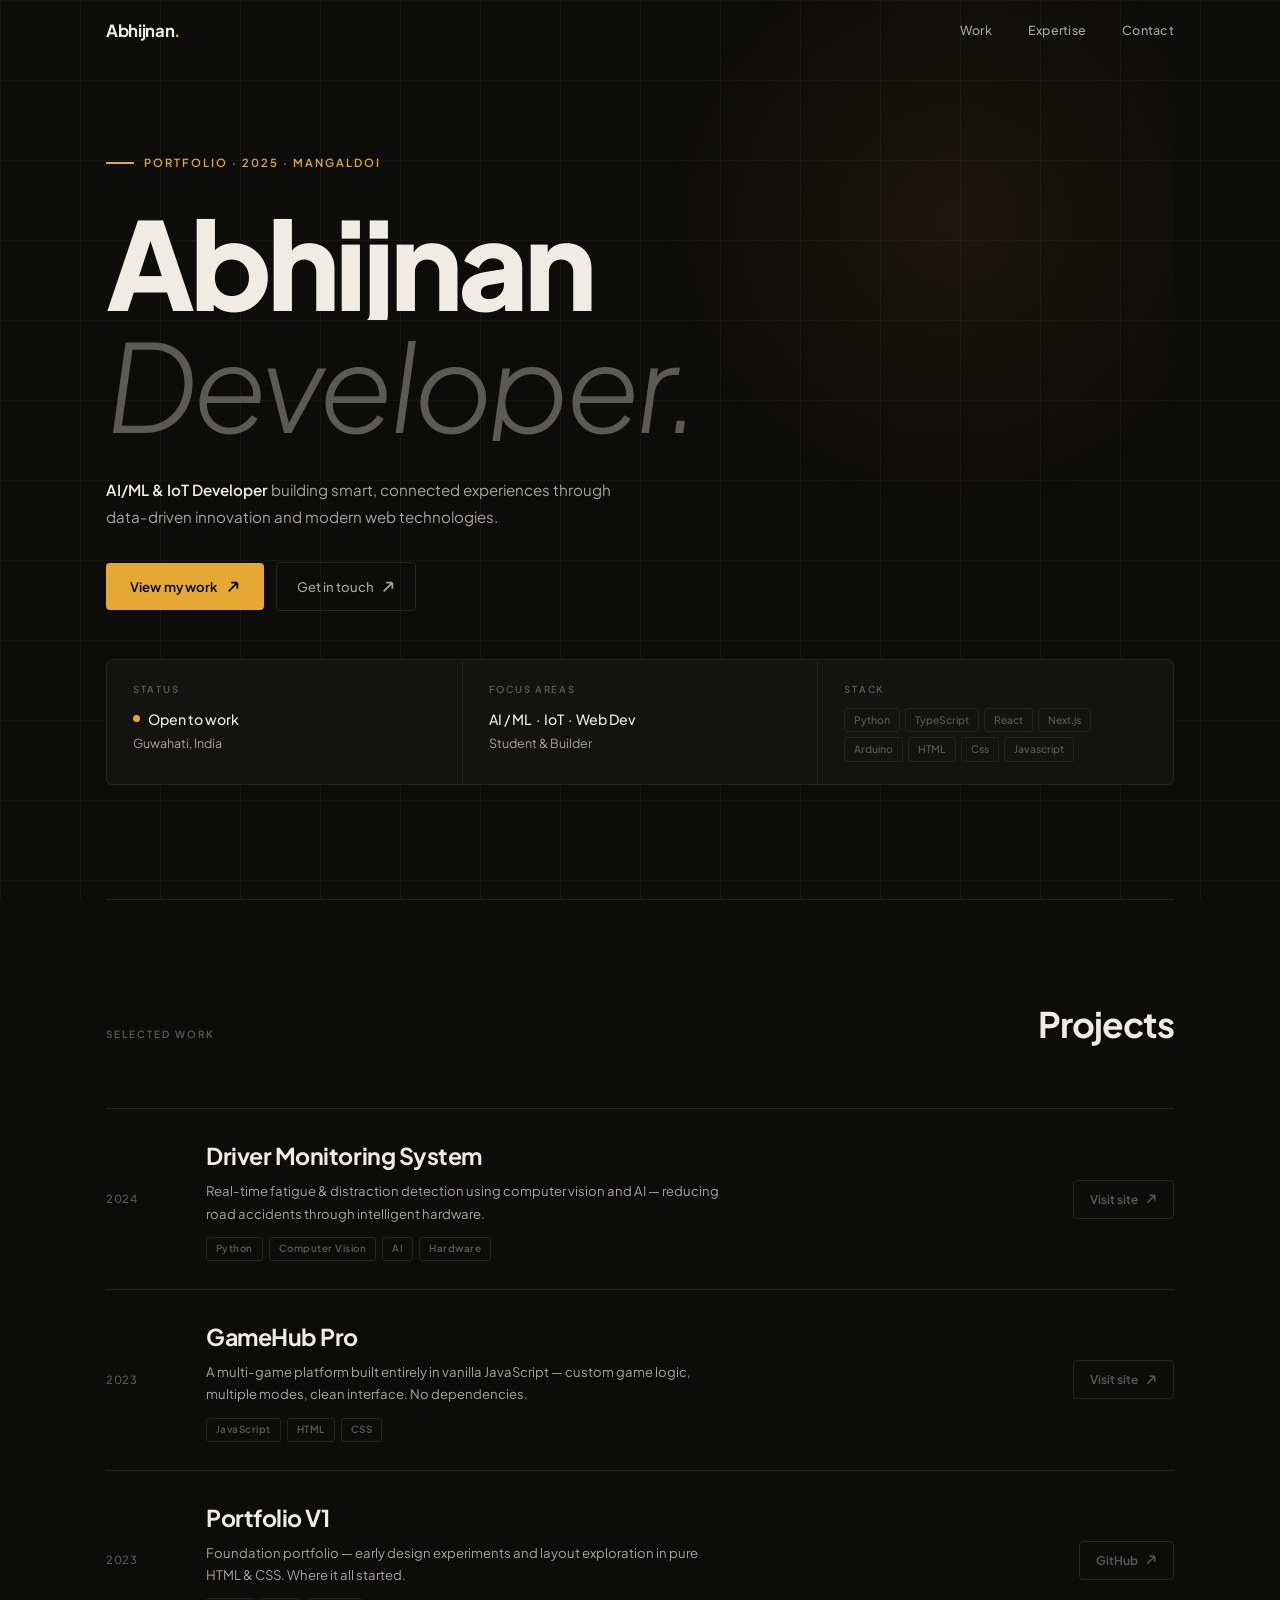
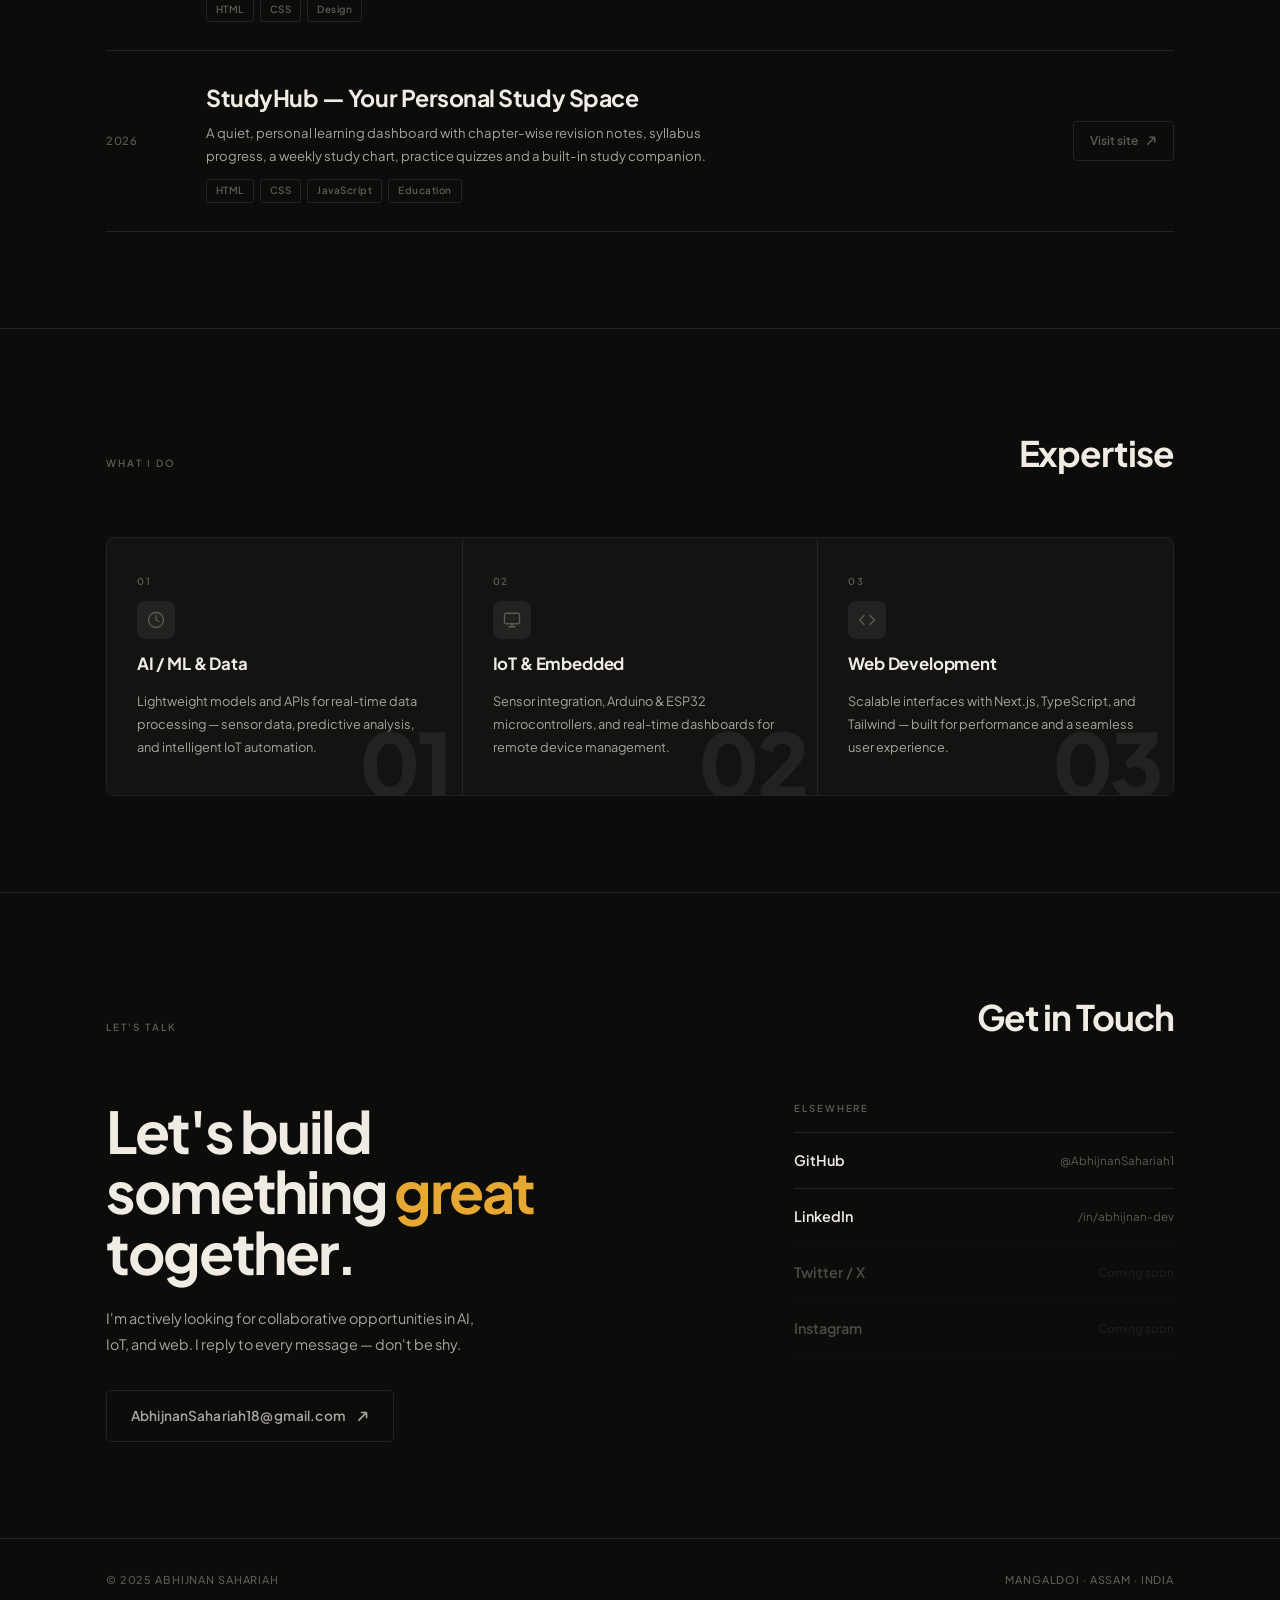
<file: index.html>
<!DOCTYPE html>
<html lang="en">
<head>
  <meta charset="UTF-8">
  <meta name="viewport" content="width=device-width, initial-scale=1.0">
  <meta name="description" content="Abhijnan Sahariah — Student developer. AI, IoT, Web.">
  <title>Abhijnan Sahariah</title>

  <!-- Fonts -->
  <link rel="preconnect" href="https://fonts.googleapis.com">
  <link href="https://fonts.googleapis.com/css2?family=Plus+Jakarta+Sans:ital,wght@0,300;0,400;0,500;0,600;0,700;0,800;1,300;1,400&display=swap" rel="stylesheet">

  <!-- Styles -->
  <link rel="stylesheet" href="portfolio1.css">
</head>
<body>

  <!-- ── LOADER ── -->
  <div id="loader">
    <div class="ld-inner">
      <div class="ld-bar"></div>
      <div class="ld-text"><span>Abhijnan.dev</span></div>
    </div>
  </div>

  <!-- ── MOBILE MENU ── -->
  <div class="mmenu" id="mm">
    <a href="#projects" onclick="closeMob()">Work</a>
    <a href="#expertise" onclick="closeMob()">Expertise</a>
    <a href="#contact" onclick="closeMob()">Contact</a>
    <p class="mmenu-foot">Abhijnan Sahariah · 2025</p>
  </div>

  <!-- ── HEADER ── -->
  <header class="hdr" id="hdr">
    <div class="hdr-i">
      <div class="logo">Abhijnan<em>.</em></div>
      <nav class="hnav">
        <a href="#projects">Work</a>
        <a href="#expertise">Expertise</a>
        <a href="#contact">Contact</a>
      </nav>
      <button class="htoggle" id="ht" aria-label="Toggle menu">
        <span></span>
        <span></span>
        <span></span>
      </button>
    </div>
  </header>

  <!-- ── HERO ── -->
  <div class="c">
    <div class="hero">
      <div class="hero-glow"></div>
      <div class="hero-inner">

        <div class="hero-tag">Portfolio · 2025 · Mangaldoi</div>

        <div class="hero-h">
          <h1>Abhijnan</h1>
        </div>
        <div class="hero-role-wrap">
          <div class="hero-role">Developer.</div>
        </div>

        <p class="hero-desc">
          <strong>AI/ML &amp; IoT Developer</strong> building smart, connected
          experiences through data-driven innovation and modern web technologies.
        </p>

        <div class="hero-ctas">
          <a href="#projects" class="btn-p">
            View my work
            <svg class="arr" viewBox="0 0 16 16" fill="none" stroke="currentColor" stroke-width="2">
              <path d="M3 13L13 3M13 3H6M13 3v7"/>
            </svg>
          </a>
          <a href="#contact" class="btn-s">
            Get in touch
            <svg class="arr" viewBox="0 0 16 16" fill="none" stroke="currentColor" stroke-width="2">
              <path d="M3 13L13 3M13 3H6M13 3v7"/>
            </svg>
          </a>
        </div>

        <div class="hero-bottom">
          <div class="hb-cell">
            <p class="hb-label">Status</p>
            <div class="status-row">
              <span class="sdot"></span>
              <span class="hb-val">Open to work</span>
            </div>
            <div class="hb-val sm">Guwahati, India</div>
          </div>
          <div class="hb-cell">
            <p class="hb-label">Focus Areas</p>
            <div class="hb-val">AI / ML &nbsp;·&nbsp; IoT &nbsp;·&nbsp; Web Dev</div>
            <div class="hb-val sm">Student &amp; Builder</div>
          </div>
          <div class="hb-cell">
            <p class="hb-label">Stack</p>
            <div class="chips">
              <span class="chip">Python</span>
              <span class="chip">TypeScript</span>
              <span class="chip">React</span>
              <span class="chip">Next.js</span>
              <span class="chip">Arduino</span>
              <span class="chip">HTML</span>
              <span class="chip">Css</span>
              <span class="chip">Javascript</span>
            </div>
          </div>
        </div>

      </div>
    </div>
  </div>

  <!-- ── PROJECTS ── -->
  <section id="projects">
    <div class="c">
      <div class="s-top rv">
        <span class="s-eyebrow">Selected work</span>
        <span class="s-title">Projects</span>
      </div>

      <div class="proj-list">

        <a href="https://abhijnansahariah1.github.io/DriverMonitoringSystem/" target="_blank" class="proj-row rv d1">
          <span class="proj-yr">2024</span>
          <div class="proj-mid">
            <div class="proj-name">Driver Monitoring System</div>
            <p class="proj-about">Real-time fatigue &amp; distraction detection using computer vision and AI — reducing road accidents through intelligent hardware.</p>
            <div class="proj-tags">
              <span class="proj-tag">Python</span>
              <span class="proj-tag">Computer Vision</span>
              <span class="proj-tag">AI</span>
              <span class="proj-tag">Hardware</span>
            </div>
          </div>
          <span class="proj-cta">
            Visit site
            <svg viewBox="0 0 16 16" fill="none" stroke="currentColor" stroke-width="2">
              <path d="M3 13L13 3M13 3H6M13 3v7"/>
            </svg>
          </span>
        </a>

        <a href="https://abhijnansahariah1.github.io/Multi-Game/" target="_blank" class="proj-row rv d2">
          <span class="proj-yr">2023</span>
          <div class="proj-mid">
            <div class="proj-name">GameHub Pro</div>
            <p class="proj-about">A multi-game platform built entirely in vanilla JavaScript — custom game logic, multiple modes, clean interface. No dependencies.</p>
            <div class="proj-tags">
              <span class="proj-tag">JavaScript</span>
              <span class="proj-tag">HTML</span>
              <span class="proj-tag">CSS</span>
            </div>
          </div>
          <span class="proj-cta">
            Visit site
            <svg viewBox="0 0 16 16" fill="none" stroke="currentColor" stroke-width="2">
              <path d="M3 13L13 3M13 3H6M13 3v7"/>
            </svg>
          </span>
        </a>

        <a href="https://github.com/AbhijnanSahariah1/portfolio-v1" target="_blank" class="proj-row rv d3">
          <span class="proj-yr">2023</span>
          <div class="proj-mid">
            <div class="proj-name">Portfolio V1</div>
            <p class="proj-about">Foundation portfolio — early design experiments and layout exploration in pure HTML &amp; CSS. Where it all started.</p>
            <div class="proj-tags">
              <span class="proj-tag">HTML</span>
              <span class="proj-tag">CSS</span>
              <span class="proj-tag">Design</span>
            </div>
          </div>
          <span class="proj-cta">
            GitHub
            <svg viewBox="0 0 16 16" fill="none" stroke="currentColor" stroke-width="2">
              <path d="M3 13L13 3M13 3H6M13 3v7"/>
            </svg>
          </span>
        </a>


        <a href="https://abhijnansahariah1.github.io/Abhijnan.Dev/studyhub/" target="_blank" rel="noopener noreferrer" class="proj-row rv d4">
          <span class="proj-yr">2026</span>
          <div class="proj-mid">
            <div class="proj-name">StudyHub — Your Personal Study Space</div>
            <p class="proj-about">A quiet, personal learning dashboard with chapter-wise revision notes, syllabus progress, a weekly study chart, practice quizzes and a built-in study companion.</p>
            <div class="proj-tags">
              <span class="proj-tag">HTML</span>
              <span class="proj-tag">CSS</span>
              <span class="proj-tag">JavaScript</span>
              <span class="proj-tag">Education</span>
            </div>
          </div>
          <span class="proj-cta">
            Visit site
            <svg viewBox="0 0 16 16" fill="none" stroke="currentColor" stroke-width="2">
              <path d="M3 13L13 3M13 3H6M13 3v7"/>
            </svg>
          </span>
        </a>
      </div>
    </div>
  </section>

  <!-- ── EXPERTISE ── -->
  <section id="expertise">
    <div class="c">
      <div class="s-top rv">
        <span class="s-eyebrow">What I do</span>
        <span class="s-title">Expertise</span>
      </div>

      <div class="exp-grid">

        <div class="exp-card rv d1">
          <span class="exp-n">01</span>
          <div class="exp-icon">
            <svg viewBox="0 0 24 24" fill="none" stroke-width="1.8" stroke-linecap="round" stroke-linejoin="round">
              <path d="M12 2a10 10 0 1 0 0 20 10 10 0 0 0 0-20z"/>
              <path d="M12 6v6l4 2"/>
            </svg>
          </div>
          <div class="exp-title">AI / ML &amp; Data</div>
          <p class="exp-body">Lightweight models and APIs for real-time data processing — sensor data, predictive analysis, and intelligent IoT automation.</p>
          <div class="exp-ghost">01</div>
        </div>

        <div class="exp-card rv d2">
          <span class="exp-n">02</span>
          <div class="exp-icon">
            <svg viewBox="0 0 24 24" fill="none" stroke-width="1.8" stroke-linecap="round" stroke-linejoin="round">
              <rect x="2" y="3" width="20" height="14" rx="2"/>
              <path d="M8 21h8M12 17v4"/>
            </svg>
          </div>
          <div class="exp-title">IoT &amp; Embedded</div>
          <p class="exp-body">Sensor integration, Arduino &amp; ESP32 microcontrollers, and real-time dashboards for remote device management.</p>
          <div class="exp-ghost">02</div>
        </div>

        <div class="exp-card rv d3">
          <span class="exp-n">03</span>
          <div class="exp-icon">
            <svg viewBox="0 0 24 24" fill="none" stroke-width="1.8" stroke-linecap="round" stroke-linejoin="round">
              <polyline points="16 18 22 12 16 6"/>
              <polyline points="8 6 2 12 8 18"/>
            </svg>
          </div>
          <div class="exp-title">Web Development</div>
          <p class="exp-body">Scalable interfaces with Next.js, TypeScript, and Tailwind — built for performance and a seamless user experience.</p>
          <div class="exp-ghost">03</div>
        </div>

      </div>
    </div>
  </section>

  <!-- ── CONTACT ── -->
  <section id="contact">
    <div class="c">
      <div class="s-top rv">
        <span class="s-eyebrow">Let's talk</span>
        <span class="s-title">Get in Touch</span>
      </div>

      <div class="ct-grid">
        <div class="rv">
          <h2 class="ct-big">
            Let's build<br>
            something <span>great</span><br>
            together.
          </h2>
          <p class="ct-note">
            I'm actively looking for collaborative opportunities in AI, IoT, and web.
            I reply to every message — don't be shy.
          </p>
          <a href="mailto:AbhijnanSahariah18@gmail.com" class="email-cta">
            AbhijnanSahariah18@gmail.com
            <svg viewBox="0 0 16 16" fill="none" stroke="currentColor" stroke-width="2">
              <path d="M3 13L13 3M13 3H6M13 3v7"/>
            </svg>
          </a>
        </div>

        <div class="rv d2">
          <p class="el-head">Elsewhere</p>
          <div class="el-list">
            <a href="https://github.com/AbhijnanSahariah1" target="_blank" class="el-item">
              <span class="el-name">GitHub</span>
              <span class="el-handle">@AbhijnanSahariah1</span>
            </a>
            <a href="https://linkedin.com/in/abhijnan-dev" target="_blank" class="el-item">
              <span class="el-name">LinkedIn</span>
              <span class="el-handle">/in/abhijnan-dev</span>
            </a>
            <div class="el-item" style="opacity: 0.28; cursor: default;">
              <span class="el-name">Twitter / X</span>
              <span class="el-handle">Coming soon</span>
            </div>
            <div class="el-item" style="opacity: 0.28; cursor: default;">
              <span class="el-name">Instagram</span>
              <span class="el-handle">Coming soon</span>
            </div>
          </div>
        </div>
      </div>

    </div>
  </section>

  <!-- ── FOOTER ── -->
  <footer>
    <div class="ft">
      <p>© 2025 Abhijnan Sahariah</p>
      <p>Mangaldoi · Assam · India</p>
    </div>
  </footer>

  <!-- Scripts -->
  <script src="portfolio1.js"></script>

</body>
</html>
</file>
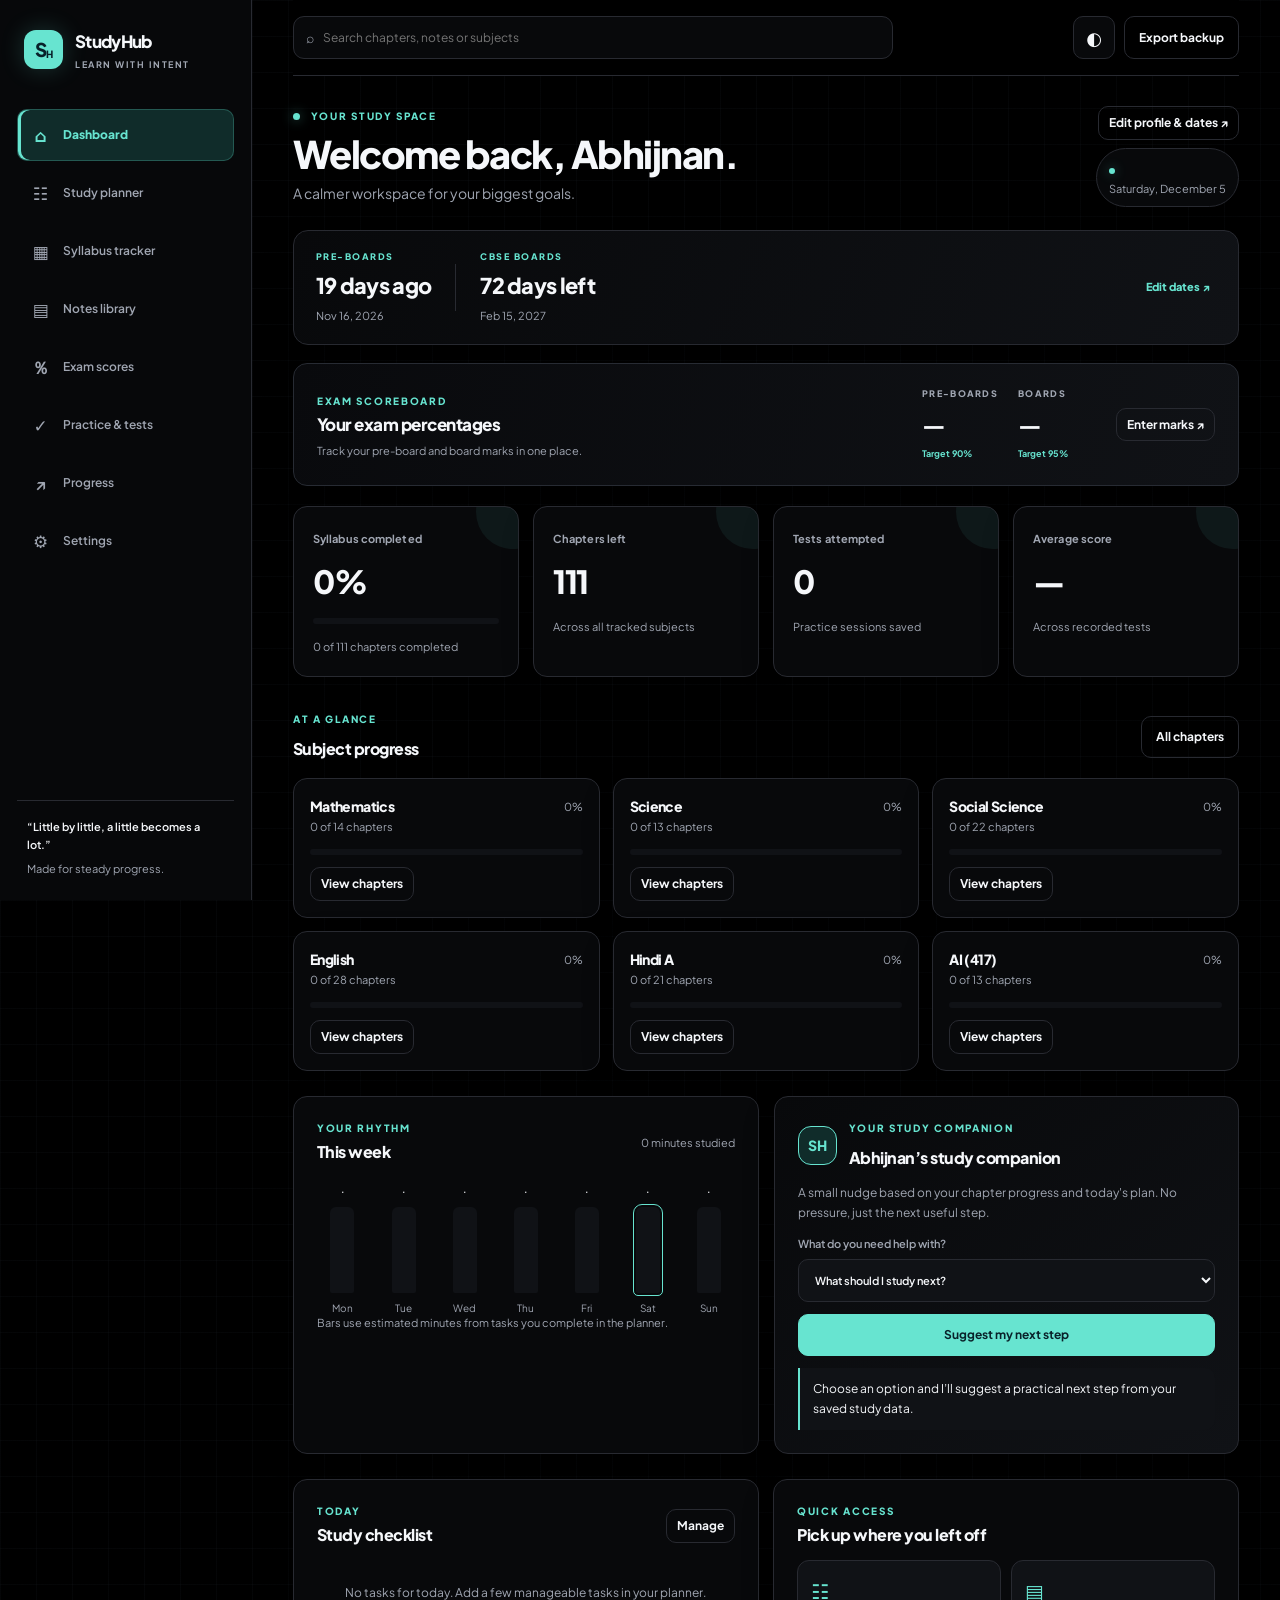
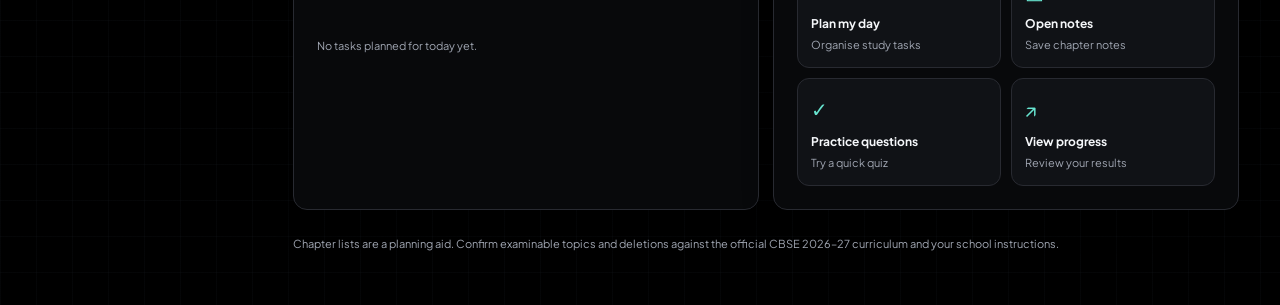
<file: studyhub/index.html>
<!doctype html>
<html lang="en">
<head>
  <meta charset="utf-8">
  <meta name="viewport" content="width=device-width, initial-scale=1, viewport-fit=cover">
  <meta name="description" content="A personal CBSE Class 10 study planner, syllabus tracker, notes library and practice log.">
  <meta name="theme-color" content="#000000">
  <title>StudyHub — Class 10</title>
  <link rel="preconnect" href="https://fonts.googleapis.com">
  <link rel="preconnect" href="https://fonts.gstatic.com" crossorigin>
  <link href="https://fonts.googleapis.com/css2?family=Plus+Jakarta+Sans:wght@400;500;600;700;800&display=swap" rel="stylesheet">
  <link rel="stylesheet" href="style.css?v=20261028c">
</head>
<body>
  <div class="sidebar-scrim" id="sidebarScrim" aria-hidden="true"></div>
  <aside class="sidebar" id="sidebar" aria-label="StudyHub navigation">
    <a class="brand" href="#" data-page="dashboard"><span class="brand-mark">S<span>H</span></span><span>StudyHub<small>LEARN WITH INTENT</small></span></a>
    <nav class="nav" aria-label="Main navigation">
      <button class="nav-link active" data-page="dashboard"><span>⌂</span> Dashboard</button>
      <button class="nav-link" data-page="planner"><span>☷</span> Study planner</button>
      <button class="nav-link" data-page="syllabus"><span>▦</span> Syllabus tracker</button>
      <button class="nav-link" data-page="notes"><span>▤</span> Notes library</button>
      <button class="nav-link" data-page="exam-scores"><span>％</span> Exam scores</button>
      <button class="nav-link" data-page="practice"><span>✓</span> Practice & tests</button>
      <button class="nav-link" data-page="progress"><span>↗</span> Progress</button>
      <button class="nav-link" data-page="settings"><span>⚙</span> Settings</button>
    </nav>
    <div class="sidebar-bottom">
      <p>“Little by little, a little becomes a lot.”</p>
      <span>Made for steady progress.</span>
    </div>
  </aside>

  <main class="main">
    <header class="topbar">
      <button class="mobile-menu" id="mobileMenu" aria-label="Open navigation" aria-controls="sidebar" aria-expanded="false">☰</button>
      <label class="search-wrap"><span>⌕</span><input id="globalSearch" type="search" placeholder="Search chapters, notes or subjects"></label>
      <div class="top-actions">
        <button class="icon-button" id="themeToggle" title="Switch theme" aria-label="Switch theme">◐</button>
        <button class="button button-outline export-button" id="exportData"><span class="export-full">Export backup</span><span class="export-short">Export</span></button>
      </div>
    </header>

    <section class="page active" id="page-dashboard">
      <div class="welcome-row">
        <div><p class="eyebrow"><span class="eyebrow-dot"></span> YOUR STUDY SPACE</p><h1 id="greeting">Welcome back, Student.</h1><p class="muted">A calmer workspace for your biggest goals.</p></div>
        <div class="welcome-actions"><button class="button button-outline button-small" data-open="settings">Edit profile & dates ↗</button><div class="date-pill"><span class="date-live-dot"></span><div class="date-label" id="todayLabel"></div></div></div>
      </div>
      <div class="exam-strip">
        <div><span class="exam-label">PRE-BOARDS</span><strong id="preboardCountdown">Set a date</strong><small id="preboardDateLabel">Add your exam date in settings</small></div>
        <div class="exam-divider"></div>
        <div><span class="exam-label">CBSE BOARDS</span><strong id="boardCountdown">Set a date</strong><small id="boardDateLabel">15 February 2027</small></div>
        <button class="text-button" data-open="settings">Edit dates ↗</button>
      </div>
      <section class="panel exam-score-summary">
        <div class="exam-score-summary-copy"><p class="eyebrow">EXAM SCOREBOARD</p><h2>Your exam percentages</h2><p class="muted small-text">Track your pre-board and board marks in one place.</p></div>
        <div class="exam-score-summary-metrics"><div><span>PRE-BOARDS</span><strong id="preboardOverallPercent">—</strong><small id="preboardTargetLabel">Target 90%</small></div><div><span>BOARDS</span><strong id="boardOverallPercent">—</strong><small id="boardTargetLabel">Target 95%</small></div></div>
        <button class="button button-outline button-small" data-open="exam-scores">Enter marks ↗</button>
      </section>
      <div class="stats-grid">
        <article class="stat-card"><span class="stat-title">Syllabus completed</span><div class="stat-number" id="overallPercent">0%</div><div class="progress"><span id="overallProgressBar"></span></div><small id="chapterCountText">0 of 0 chapters completed</small></article>
        <article class="stat-card"><span class="stat-title">Chapters left</span><div class="stat-number" id="remainingCount">0</div><small>Across all tracked subjects</small></article>
        <article class="stat-card"><span class="stat-title">Tests attempted</span><div class="stat-number" id="testsAttempted">0</div><small>Practice sessions saved</small></article>
        <article class="stat-card"><span class="stat-title">Average score</span><div class="stat-number" id="averageScore">—</div><small>Across recorded tests</small></article>
      </div>

      <div class="section-heading"><div><p class="eyebrow">AT A GLANCE</p><h2>Subject progress</h2></div><button class="button button-outline" data-open="syllabus">All chapters</button></div>
      <div class="subject-grid" id="subjectOverview"></div>

      <div class="personal-study-row">
        <section class="panel week-panel">
          <div class="section-heading compact"><div><p class="eyebrow">YOUR RHYTHM</p><h2>This week</h2></div><span class="muted small-text" id="weekTotal">0 minutes studied</span></div>
          <div class="week-bars" id="weekBars" aria-label="Weekly completed study time"></div>
          <p class="muted small-text">Bars use estimated minutes from tasks you complete in the planner.</p>
        </section>
        <section class="panel assistant-panel">
          <div class="assistant-top"><span class="assistant-stamp">SH</span><div><p class="eyebrow">YOUR STUDY COMPANION</p><h2 id="assistantHeading">A little help for today</h2></div></div>
          <p class="muted assistant-intro">A small nudge based on your chapter progress and today's plan. No pressure, just the next useful step.</p>
          <label class="form-label assistant-label">What do you need help with?
            <select id="assistantIntent">
              <option value="next">What should I study next?</option>
              <option value="revise">Help me plan revision</option>
              <option value="weak">Find chapters I have not finished</option>
              <option value="motivate">I feel behind. Help me start.</option>
            </select>
          </label>
          <button class="button button-primary" id="askCompanion">Suggest my next step</button>
          <div id="assistantReply" class="assistant-reply" aria-live="polite">Choose an option and I’ll suggest a practical next step from your saved study data.</div>
        </section>
      </div>
      <div class="dashboard-bottom">
        <section class="panel">
          <div class="section-heading compact"><div><p class="eyebrow">TODAY</p><h2>Study checklist</h2></div><button class="button button-small" data-open="planner">Manage</button></div>
          <div id="dashboardTasks" class="task-list"></div>
          <p class="muted small-text" id="taskProgressText">Add a task to get started.</p>
        </section>
        <section class="panel">
          <div class="section-heading compact"><div><p class="eyebrow">QUICK ACCESS</p><h2>Pick up where you left off</h2></div></div>
          <div class="quick-links">
            <button data-open="planner"><span>☷</span><b>Plan my day</b><small>Organise study tasks</small></button>
            <button data-open="notes"><span>▤</span><b>Open notes</b><small>Save chapter notes</small></button>
            <button data-open="practice"><span>✓</span><b>Practice questions</b><small>Try a quick quiz</small></button>
            <button data-open="progress"><span>↗</span><b>View progress</b><small>Review your results</small></button>
          </div>
        </section>
      </div>
      <p class="disclaimer">Chapter lists are a planning aid. Confirm examinable topics and deletions against the official CBSE 2026–27 curriculum and your school instructions.</p>
    </section>

    <section class="page" id="page-planner">
      <div class="page-heading"><p class="eyebrow">MAKE TIME FOR WHAT MATTERS</p><h1>Study planner</h1><p class="muted">Add tasks, tick them off, and build a realistic daily routine.</p></div>
      <section class="panel">
        <h2 class="panel-title">Add a study task</h2>
        <form id="taskForm" class="form-grid">
          <label class="wide-field">Task name<input id="taskName" required maxlength="140" placeholder="e.g. Revise Carbon and its Compounds"></label>
          <label>Subject<select id="taskSubject"></select></label>
          <label>Study date<input id="taskDate" type="date" required></label>
          <label>Estimated time<select id="taskDuration"><option value="20">20 minutes</option><option value="30">30 minutes</option><option value="45" selected>45 minutes</option><option value="60">1 hour</option><option value="90">1.5 hours</option><option value="120">2 hours</option></select></label>
          <div class="form-actions"><button class="button button-primary" type="submit">Add task</button><button class="button button-outline" type="button" id="suggestTasks">Suggest unfinished chapters</button></div>
        </form>
      </section>
      <section class="panel section-gap"><div class="section-heading compact"><div><h2>Your tasks</h2><p class="muted small-text">Tasks are stored in this browser.</p></div><select id="taskFilter" class="select-small"><option value="all">All tasks</option><option value="today">Today</option><option value="open">Not completed</option><option value="done">Completed</option></select></div><div id="plannerTasks" class="task-list"></div></section>
    </section>

    <section class="page" id="page-syllabus">
      <div class="page-heading"><p class="eyebrow">ONE CHAPTER AT A TIME</p><h1>Syllabus tracker</h1><p class="muted">Mark chapters as completed to update your overall progress.</p></div>
      <div class="filter-row"><label class="search-wrap"><span>⌕</span><input id="chapterSearch" type="search" placeholder="Find a chapter"></label><select id="subjectFilter"></select><select id="statusFilter"><option value="all">All statuses</option><option value="todo">To do</option><option value="done">Completed</option></select></div>
      <div class="panel"><div class="section-heading compact"><div><h2 id="syllabusHeading">All subjects</h2><p class="muted small-text" id="syllabusCount"></p></div><button class="button button-outline button-small" id="markVisible">Mark visible complete</button></div><div id="chapterList" class="chapter-list"></div></div>
    </section>

    <section class="page" id="page-notes">
      <div class="page-heading"><p class="eyebrow">YOUR PERSONAL REFERENCE</p><h1>Notes library</h1><p class="muted">Keep summaries, formulas, definitions and mistakes in one place.</p></div>

      <section class="panel prepared-notes-panel">
        <div class="prepared-note-heading">
          <div><p class="eyebrow">THE REVISION DESK</p><h2>Chapter notes, ready when you are</h2><p class="muted">Original chapter summaries, key ideas, visual revision diagrams and practice prompts, with links to official textbooks for complete reading.</p></div>
          <span class="note-library-mark">Study<br>notes</span>
        </div>
        <div class="guide-controls">
          <label class="form-label">Find a chapter<input id="noteSearch" type="search" placeholder="Search all notes by chapter or subject"></label>
          <label class="form-label">Subject<select id="guideSubject"></select></label>
          <label class="form-label">Chapter<select id="guideChapter"></select></label>
        </div>
        <div id="noteChapterResults" class="note-chapter-results" aria-live="polite"></div>
        <article id="guideContent" class="guide-content"><p class="muted">Choose a subject and chapter to read the notes.</p></article>
        <div class="guide-actions">
          <button class="button button-primary" id="copyGuideToEditor">Copy to my notes editor</button>
          <button class="button button-outline" id="downloadGuideNote">Download notes (.txt)</button>
          <button class="button button-outline" id="scheduleGuideRevision">Add revision task</button>
        </div>
        <p class="guide-disclaimer">These are original revision aids with schematic diagrams, not copied textbook pages. Confirm examinable topics using the official CBSE curriculum and your school’s instructions. <a href="https://cbseacademic.nic.in/curriculum_2027.html" target="_blank" rel="noopener">CBSE curriculum ↗</a> · <a href="https://epathshala.nic.in/wp-content/doc/book/btextbook/textbook.htm" target="_blank" rel="noopener">Official NCERT textbooks ↗</a></p>
      </section>
      <div class="notes-layout">
        <section class="panel">
          <label class="form-label">Subject<select id="notesSubject"></select></label>
          <label class="form-label">Chapter<select id="notesChapter"></select></label>
          <label class="form-label">Your notes<textarea id="notesEditor" rows="14" placeholder="Write your notes here. Changes are saved when you press Save notes."></textarea></label>
          <div class="form-actions"><button class="button button-primary" id="saveNotes">Save notes</button><button class="button button-outline" id="insertNotesTemplate">Insert revision template</button></div>
          <p class="small-text muted" id="notesStatus">Notes are saved locally in your browser.</p>
        </section>
        <aside class="panel note-guide"><h2>Simple revision template</h2><ol><li><b>Main idea</b><br><span class="muted">Explain the concept in your own words.</span></li><li><b>Key facts and formulas</b><br><span class="muted">Keep essentials easy to scan.</span></li><li><b>Examples and diagrams</b><br><span class="muted">Add one useful example.</span></li><li><b>Mistakes to avoid</b><br><span class="muted">Record errors from practice.</span></li><li><b>Revise again</b><br><span class="muted">Write the next revision date.</span></li></ol></aside>
      </div>
    </section>

    <section class="page" id="page-exam-scores">
      <div class="page-heading"><p class="eyebrow">YOUR TARGETS, YOUR PROGRESS</p><h1>Exam score tracker</h1><p class="muted">Enter marks for each subject to calculate your pre-board and board percentages. You can leave a subject blank until you have its result.</p></div>
      <div class="exam-scores-grid">
        <section class="panel exam-score-card"><div class="exam-score-title"><span class="exam-score-mark">01</span><div><h2>Pre-board results</h2><p class="muted small-text">Enter obtained marks and maximum marks for each subject.</p></div></div><div class="exam-total-result"><span>Current percentage</span><strong id="preboardScorePercent">—</strong><small id="preboardScoreSummary">No subject marks entered yet.</small></div><form id="preboardScoreForm" data-exam-form="preboard"><label class="target-percent-field">Target percentage goal<input type="number" min="0" max="100" step="0.5" required inputmode="decimal" data-score-target="preboard" value="90"><small id="preboardScoreTargetHint">Target goal: 90%</small></label><div id="preboardScoreFields" class="score-subject-list"></div><button class="button button-primary" type="submit">Save pre-board marks</button></form></section>
        <section class="panel exam-score-card"><div class="exam-score-title"><span class="exam-score-mark">02</span><div><h2>Board results / target</h2><p class="muted small-text">Record actual board marks or use this section to model target marks.</p></div></div><div class="exam-total-result"><span>Current percentage</span><strong id="boardScorePercent">—</strong><small id="boardScoreSummary">No subject marks entered yet.</small></div><form id="boardScoreForm" data-exam-form="board"><label class="target-percent-field">Target percentage goal<input type="number" min="0" max="100" step="0.5" required inputmode="decimal" data-score-target="board" value="95"><small id="boardScoreTargetHint">Target goal: 95%</small></label><div id="boardScoreFields" class="score-subject-list"></div><button class="button button-primary" type="submit">Save board marks</button></form></section>
      </div>
      <p class="muted small-text exam-score-note">Percentage is calculated from the subjects you have entered: total marks obtained ÷ total maximum marks × 100. This is a tracking estimate, not an official CBSE result or best-of-five calculation.</p>
    </section>

    <section class="page" id="page-practice">
      <div class="page-heading"><p class="eyebrow">PRACTICE MAKES PROGRESS</p><h1>Practice & tests</h1><p class="muted">Use the starter quizzes for quick revision, or record a score from a test you completed offline.</p></div>
      <div class="quiz-options">
        <article class="panel"><span class="option-icon">01</span><h2>Daily practice</h2><p class="muted">A short mixed set for a daily check-in.</p><button class="button button-primary" data-quiz="daily">Start practice</button></article>
        <article class="panel"><span class="option-icon">02</span><h2>Maths & Science</h2><p class="muted">Starter questions from core concepts.</p><button class="button button-primary" data-quiz="stem">Start practice</button></article>
        <article class="panel"><span class="option-icon">03</span><h2>AI & English</h2><p class="muted">Check basic concepts and terminology.</p><button class="button button-primary" data-quiz="aiEnglish">Start practice</button></article>
      </div>
      <section class="panel section-gap"><div class="section-heading compact"><div><h2 id="quizTitle">Your quiz</h2><p class="muted small-text" id="quizSubtitle">Choose a practice set above.</p></div></div><div id="quizArea" class="muted">Questions and feedback will appear here.</div></section>
      <section class="panel section-gap"><h2>Record an external test</h2><form id="recordTestForm" class="form-grid"><label>Test name<input id="recordName" required placeholder="e.g. School Science test"></label><label>Test date<input id="recordDate" type="date" required></label><label>Marks obtained<input id="recordScore" type="number" min="0" step="0.5" required></label><label>Total marks<input id="recordTotal" type="number" min="1" step="0.5" value="80" required></label><div class="form-actions"><button class="button button-primary" type="submit">Save test result</button></div></form></section>
    </section>

    <section class="page" id="page-progress">
      <div class="page-heading"><p class="eyebrow">LOOK BACK TO MOVE FORWARD</p><h1>Progress report</h1><p class="muted">Review chapter completion and recorded test performance.</p></div>
      <div class="stats-grid three-stats"><article class="stat-card"><span class="stat-title">Tests recorded</span><div class="stat-number" id="progressTestCount">0</div></article><article class="stat-card"><span class="stat-title">Average percentage</span><div class="stat-number" id="progressAverage">—</div></article><article class="stat-card"><span class="stat-title">Best result</span><div class="stat-number" id="progressBest">—</div></article></div>
      <section class="panel section-gap"><h2>Subject completion</h2><div id="subjectProgressRows"></div></section>
      <section class="panel section-gap"><div class="section-heading compact"><h2>Test history</h2><button class="button button-outline button-small" id="clearTestHistory">Clear history</button></div><div id="testHistory"></div></section>
    </section>

    <section class="page" id="page-settings">
      <div class="page-heading"><p class="eyebrow">MAKE STUDYHUB YOURS</p><h1>Settings</h1><p class="muted">Set your exam dates and choose how the site looks.</p></div>
      <section class="panel settings-panel">
        <form id="settingsForm">
          <label class="form-label">Your name<input id="studentName" type="text" maxlength="40" autocomplete="name" placeholder="Enter your name"></label>
          <label class="form-label">Pre-Board date<input id="preboardDate" type="date"></label>
          <label class="form-label">CBSE Board exam target date<input id="boardDate" type="date"></label>
          <label class="form-label">Daily study target<select id="dailyTarget"><option value="2">2 hours</option><option value="3">3 hours</option><option value="4">4 hours</option><option value="5">5 hours</option><option value="6">6 hours</option><option value="7">7 hours</option></select></label>
          <label class="form-label">Your study companion<select id="assistantStyle"><option value="gentle">Gentle and encouraging</option><option value="direct">Short and direct</option></select></label>
          <label class="form-label">Appearance<select id="themeSelect"><option value="dark">Pure black</option><option value="midnight">Soft charcoal</option></select></label>
          <div class="form-actions"><button class="button button-primary" type="submit">Save settings</button><button class="button button-outline" type="button" id="resetChapters">Reset chapter checkmarks</button></div>
        </form>
        <div class="info-box"><b>About your data</b><p>Your notes, tasks and progress stay in this browser on this device. Use Export backup before clearing browser data. Cloud sync and AI-generated notes are not included in this local version.</p></div>
        <p class="muted small-text">Check the <a href="https://cbseacademic.nic.in/curriculum_2027.html" target="_blank" rel="noopener">official CBSE 2026–27 curriculum</a> and your school's instructions for the final examinable syllabus.</p>
      </section>
    </section>
  </main>
  <div id="toast" class="toast" role="status" aria-live="polite"></div>
  <script src="notes-data.js?v=20261028c"></script>
  <script src="app.js?v=20261028c"></script>
</body>
</html>
</file>
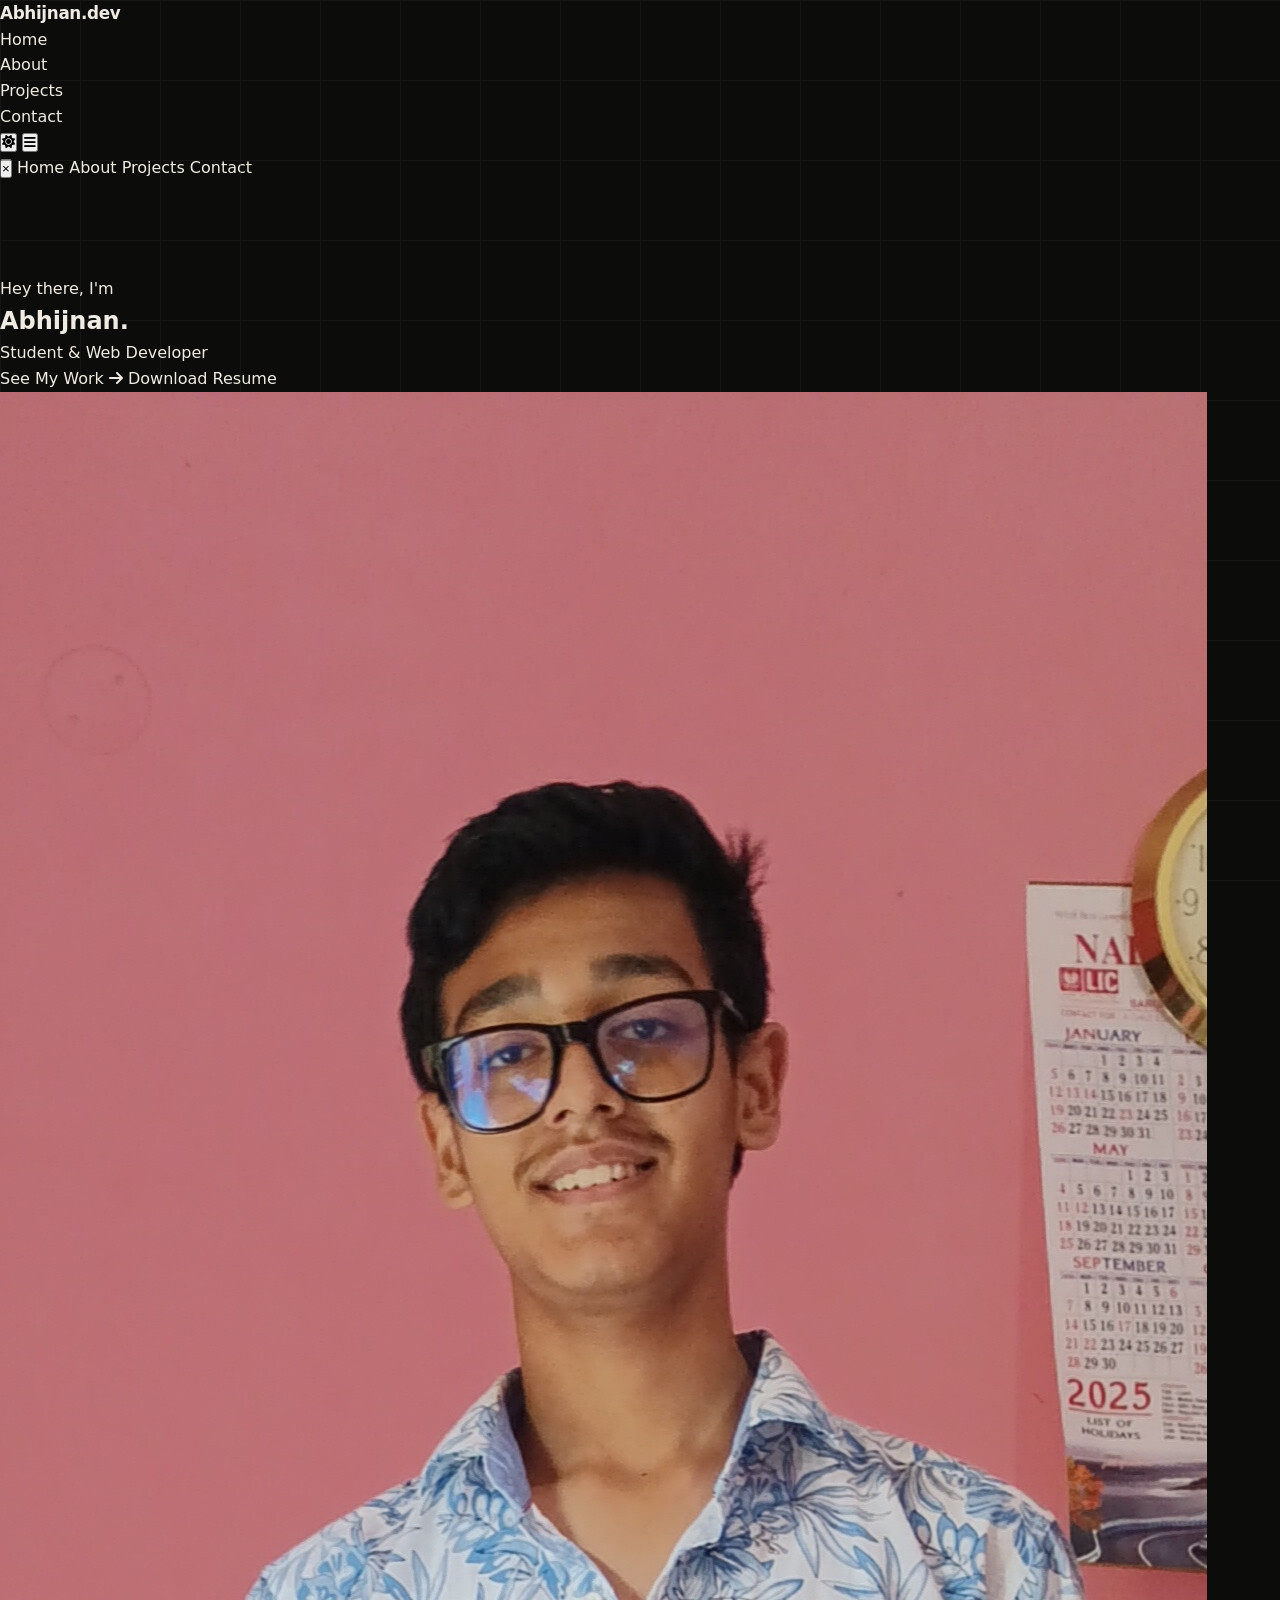
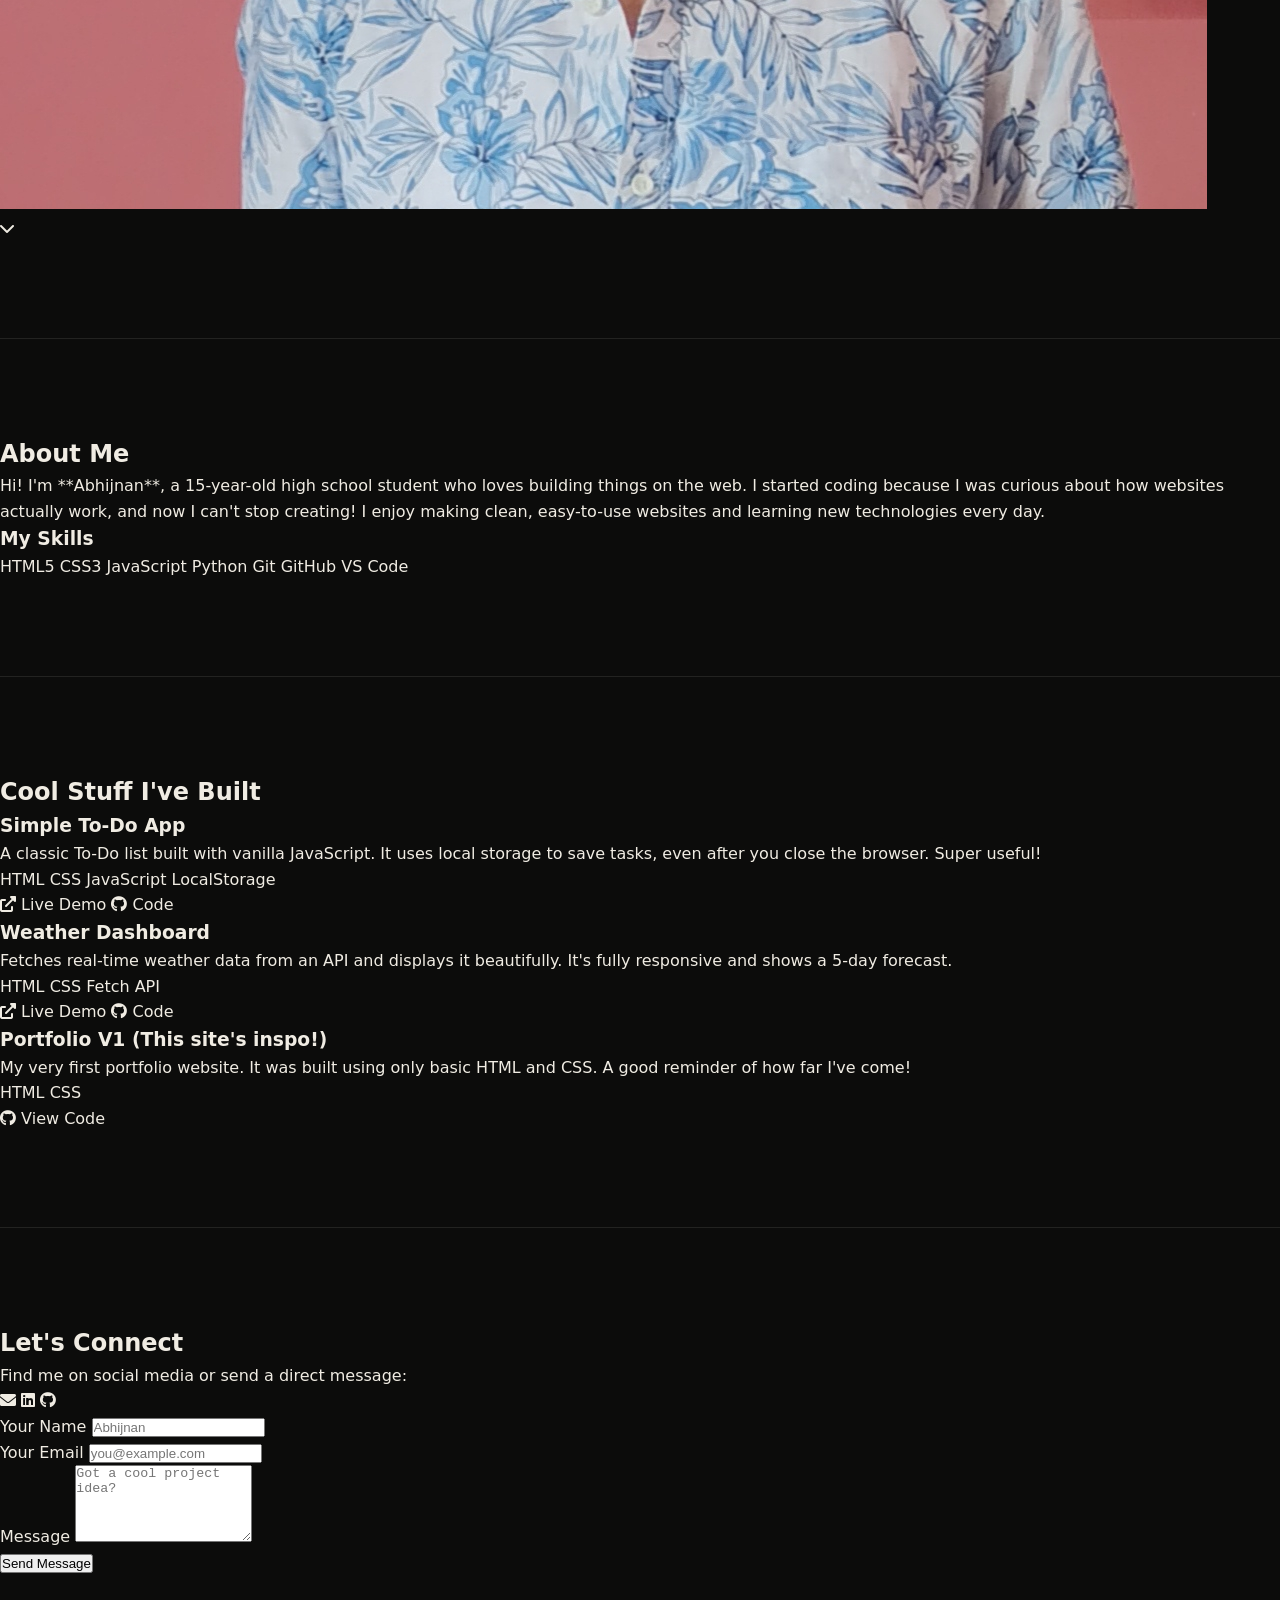
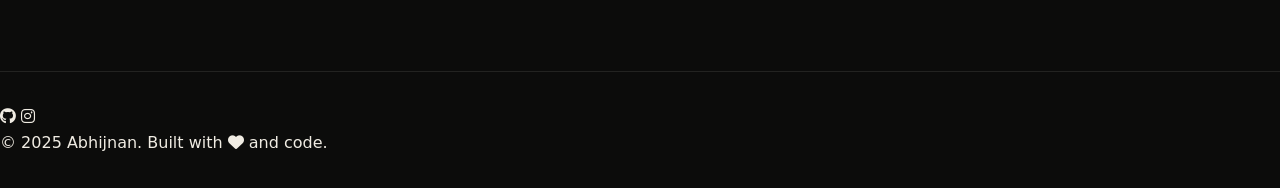
<file: portfolio1.html>
<!DOCTYPE html>
<html lang="en">
<head>
    <meta charset="UTF-8">
    <meta name="viewport" content="width=device-width, initial-scale=1.0">
    <title>Abhijnan | Student & Web Developer</title>
    <link rel="stylesheet" href="portfolio1.css">
    <link href="https://fonts.googleapis.com/css2?family=Poppins:wght@300;400;600;700;800&display=swap" rel="stylesheet">
    <link rel="stylesheet" href="https://cdnjs.cloudflare.com/ajax/libs/font-awesome/6.0.0-beta3/css/all.min.css">
</head>
<body>

    <header class="main-header">
        <div class="logo">Abhijnan.dev</div>
        <nav class="main-nav">
            <ul class="nav-links">
                <li><a href="#hero">Home</a></li>
                <li><a href="#about">About</a></li>
                <li><a href="#projects">Projects</a></li>
                <li><a href="#contact">Contact</a></li>
            </ul>
            <button class="theme-toggle" aria-label="Toggle dark mode">
                <i class="fas fa-sun"></i> </button>
            <button class="menu-toggle" aria-label="Toggle navigation">
                <i class="fas fa-bars"></i>
            </button>
        </nav>
    </header>

    <div class="mobile-menu" id="mobile-menu">
        <button class="close-btn" aria-label="Close menu">&times;</button>
        <a href="#hero" class="mobile-link">Home</a>
        <a href="#about" class="mobile-link">About</a>
        <a href="#projects" class="mobile-link">Projects</a>
        <a href="#contact" class="mobile-link">Contact</a>
    </div>

    <section id="hero" class="hero-section">
        <div class="hero-content">
            <div class="hero-text fade-in-up">
                <p class="greeting">Hey there, I'm</p>
                <h1>Abhijnan.</h1>
                <p class="subtitle">Student & Web Developer</p>
                <a href="#projects" class="cta-button">See My Work <i class="fas fa-arrow-right"></i></a>
                <a href="/path/to/your/resume.pdf" target="_blank" class="secondary-button">Download Resume</a>
            </div>
            <div class="profile-area slide-in-right">
                <div class="profile-card">
                    <img src="Abhijnan1.jpg" alt="Abhijnan's Profile Picture" class="profile-pic"> 
                </div>
            </div>
        </div>
        <a href="#about" class="scroll-down-arrow" aria-label="Scroll down to About Me">
            <i class="fas fa-chevron-down"></i>
        </a>
    </section>

    <section id="about" class="about-section">
        <div class="container">
            <h2 class="section-title reveal-item">About Me</h2>

            <div class="about-content">
                <p class="bio reveal-item">
                    Hi! I'm **Abhijnan**, a 15-year-old high school student who loves building things on the web. I started coding because I was curious about how websites actually work, and now I can't stop creating! I enjoy making clean, easy-to-use websites and learning new technologies every day.
                </p>

                <div class="skills-box reveal-item">
                    <h3>My Skills</h3>
                    <div class="skills-grid">
                        <span class="skill-tag">HTML5</span>
                        <span class="skill-tag">CSS3</span>
                        <span class="skill-tag">JavaScript</span>
                        <span class="skill-tag">Python</span>
                        <span class="skill-tag">Git</span>
                        <span class="skill-tag">GitHub</span>
                        <span class="skill-tag">VS Code</span>
                    </div>
                </div>
            </div>
        </div>
    </section>

    <section id="projects" class="projects-section">
        <div class="container">
            <h2 class="section-title reveal-item">Cool Stuff I've Built</h2>

            <div class="projects-grid">
                <div class="project-card reveal-item">
                    <h3 class="project-title">Simple To-Do App</h3>
                    <p class="project-desc">A classic To-Do list built with vanilla JavaScript. It uses local storage to save tasks, even after you close the browser. Super useful!</p>
                    <div class="project-tech-stack">
                        <span class="tech-tag">HTML</span>
                        <span class="tech-tag">CSS</span>
                        <span class="tech-tag">JavaScript</span>
                        <span class="tech-tag">LocalStorage</span>
                    </div>
                    <div class="project-links">
                        <a href="https://your-demo-link.com/todo" target="_blank" class="live-demo-btn">
                            <i class="fas fa-external-link-alt"></i> Live Demo
                        </a>
                        <a href="https://github.com/abhijnan/todo-app" target="_blank" class="github-link-btn">
                            <i class="fab fa-github"></i> Code
                        </a>
                    </div>
                </div>

                <div class="project-card reveal-item">
                    <h3 class="project-title">Weather Dashboard</h3>
                    <p class="project-desc">Fetches real-time weather data from an API and displays it beautifully. It's fully responsive and shows a 5-day forecast.</p>
                    <div class="project-tech-stack">
                        <span class="tech-tag">HTML</span>
                        <span class="tech-tag">CSS</span>
                        <span class="tech-tag">Fetch API</span>
                    </div>
                    <div class="project-links">
                        <a href="https://your-demo-link.com/weather" target="_blank" class="live-demo-btn">
                            <i class="fas fa-external-link-alt"></i> Live Demo
                        </a>
                        <a href="https://github.com/abhijnan/weather-app" target="_blank" class="github-link-btn">
                            <i class="fab fa-github"></i> Code
                        </a>
                    </div>
                </div>

                <div class="project-card reveal-item">
                    <h3 class="project-title">Portfolio V1 (This site's inspo!)</h3>
                    <p class="project-desc">My very first portfolio website. It was built using only basic HTML and CSS. A good reminder of how far I've come!</p>
                    <div class="project-tech-stack">
                        <span class="tech-tag">HTML</span>
                        <span class="tech-tag">CSS</span>
                    </div>
                    <div class="project-links">
                        <a href="https://github.com/abhijnan/portfolio-v1" target="_blank" class="github-link-btn">
                            <i class="fab fa-github"></i> View Code
                        </a>
                    </div>
                </div>

            </div>
        </div>
    </section>

    <section id="contact" class="contact-section">
        <div class="container">
            <h2 class="section-title reveal-item">Let's Connect</h2>

            <div class="contact-social-links reveal-item">
                <p>Find me on social media or send a direct message:</p>
                <div class="contact-icons">
                    <a href="mailto:your.email@example.com" aria-label="Email Abhijnan"><i class="fas fa-envelope"></i></a>
                    <a href="https://linkedin.com/in/abhijnan" target="_blank" aria-label="Abhijnan's LinkedIn"><i class="fab fa-linkedin"></i></a>
                    <a href="https://github.com/abhijnan" target="_blank" aria-label="Abhijnan's GitHub"><i class="fab fa-github"></i></a>
                </div>
            </div>

            <form id="contact-form" class="reveal-item">
                <div class="form-group">
                    <label for="name">Your Name</label>
                    <input type="text" id="name" name="name" required placeholder="Abhijnan">
                    <div class="error-message" id="name-error"></div>
                </div>

                <div class="form-group">
                    <label for="email">Your Email</label>
                    <input type="email" id="email" name="email" required placeholder="you@example.com">
                    <div class="error-message" id="email-error"></div>
                </div>

                <div class="form-group">
                    <label for="message">Message</label>
                    <textarea id="message" name="message" rows="5" required placeholder="Got a cool project idea?"></textarea>
                    <div class="error-message" id="message-error"></div>
                </div>

                <button type="submit" class="submit-btn">Send Message</button>
                <p id="form-status" class="form-status-msg"></p>
            </form>
        </div>
    </section>

    <footer class="main-footer">
        <div class="social-links">
            <a href="https://github.com/abhijnan" target="_blank" aria-label="Abhijnan's GitHub"><i class="fab fa-github"></i></a>
            <a href="https://instagram.com/abhijnan" target="_blank" aria-label="Abhijnan's Instagram"><i class="fab fa-instagram"></i></a>
        </div>
        <p>&copy; 2025 Abhijnan. Built with <i class="fas fa-heart"></i> and code.</p>
    </footer>

    <script src="portfolio1.js"></script>
</body>
</html>
</file>
<file: portfolio1.css>
/* ═══════════════════════════════════════════
   DESIGN TOKENS
═══════════════════════════════════════════ */
:root {
  --bg:      #0c0c0b;
  --bg1:     #131312;
  --bg2:     #1a1a18;
  --bg3:     #222220;
  --border:  #232321;
  --text:    #f0ece3;
  --sub:     #a8a49a;
  --muted:   #5c5a55;
  --amber:   #e6a832;
  --amber-d: rgba(230, 168, 50, 0.08);
  --sans:    'Plus Jakarta Sans', system-ui, sans-serif;
  --expo:    cubic-bezier(0.16, 1, 0.3, 1);
  --smooth:  cubic-bezier(0.4, 0, 0.2, 1);
}

/* ═══════════════════════════════════════════
   RESET
═══════════════════════════════════════════ */
*, *::before, *::after {
  margin: 0;
  padding: 0;
  box-sizing: border-box;
}

html {
  font-size: 16px;
  scroll-behavior: smooth;
}

body {
  background: var(--bg);
  color: var(--text);
  font-family: var(--sans);
  font-weight: 400;
  line-height: 1.6;
  -webkit-font-smoothing: antialiased;
  overflow-x: hidden;
  position: relative;
}

/* Full-page persistent grid lines */
body::before {
  content: '';
  position: fixed;
  inset: 0;
  background-image:
    linear-gradient(var(--border) 1px, transparent 1px),
    linear-gradient(90deg, var(--border) 1px, transparent 1px);
  background-size: 80px 80px;
  opacity: 0.4;
  pointer-events: none;
  z-index: 0;
}

a {
  color: inherit;
  text-decoration: none;
}

::selection {
  background: var(--amber);
  color: #000;
}

::-webkit-scrollbar { width: 2px; }
::-webkit-scrollbar-thumb { background: var(--muted); }

/* ═══════════════════════════════════════════
   LAYOUT
═══════════════════════════════════════════ */
.c {
  max-width: 1180px;
  margin: 0 auto;
  padding: 0 56px;
}

/* Sit above the body grid */
.hdr,
.mmenu,
#loader,
.c,
section,
footer {
  position: relative;
  z-index: 1;
}
#loader {
  position: fixed;
  inset: 0;
  background: var(--bg);
  z-index: 9000;
  display: flex;
  align-items: center;
  justify-content: center;
  transition: opacity 0.7s var(--expo), visibility 0.7s;
}

#loader.out {
  opacity: 0;
  visibility: hidden;
}

.ld-inner {
  display: flex;
  align-items: center;
  gap: 12px;
}

.ld-bar {
  width: 36px;
  height: 2px;
  background: var(--muted);
  border-radius: 2px;
  transform-origin: left;
  animation: ldBar 1s var(--expo) both;
}

.ld-text {
  font-size: 0.7rem;
  letter-spacing: 0.3em;
  text-transform: uppercase;
  color: var(--muted);
  overflow: hidden;
}

.ld-text span {
  display: block;
  animation: ldSlide 0.8s var(--expo) 0.15s both;
}

@keyframes ldBar {
  from { transform: scaleX(0); }
  to   { transform: scaleX(1); }
}

@keyframes ldSlide {
  from { transform: translateY(100%); }
  to   { transform: translateY(0); }
}

/* ═══════════════════════════════════════════
   HEADER
═══════════════════════════════════════════ */
.hdr {
  position: fixed;
  top: 0; left: 0; right: 0;
  z-index: 500;
  transition: background 0.4s, border-color 0.4s;
  border-bottom: 1px solid transparent;
}

.hdr.sc {
  background: rgba(12, 12, 11, 0.92);
  backdrop-filter: blur(20px);
  -webkit-backdrop-filter: blur(20px);
  border-color: var(--border);
}

.hdr-i {
  max-width: 1180px;
  margin: 0 auto;
  padding: 0 56px;
  height: 62px;
  display: flex;
  align-items: center;
  justify-content: space-between;
}

.logo {
  font-size: 1.05rem;
  font-weight: 700;
  letter-spacing: -0.02em;
  opacity: 0;
  animation: fi 0.6s var(--expo) 1.5s both;
}

.logo em {
  color: var(--amber);
  font-style: normal;
}

.hnav {
  display: flex;
  gap: 36px;
  opacity: 0;
  animation: fi 0.6s var(--expo) 1.6s both;
}

.hnav a {
  font-size: 0.78rem;
  font-weight: 500;
  color: var(--sub);
  letter-spacing: 0.02em;
  position: relative;
  transition: color 0.25s;
}

.hnav a::after {
  content: '';
  position: absolute;
  left: 0; bottom: -3px;
  width: 0;
  height: 1.5px;
  background: var(--amber);
  transition: width 0.3s var(--expo);
}

.hnav a:hover { color: var(--text); }
.hnav a:hover::after { width: 100%; }

/* Hamburger button — hidden on desktop */
.htoggle {
  display: none;
  flex-direction: column;
  justify-content: center;
  gap: 5px;
  width: 36px;
  height: 36px;
  background: none;
  border: none;
  cursor: pointer;
  padding: 4px;
}

.htoggle span {
  display: block;
  height: 1.5px;
  background: var(--text);
  border-radius: 2px;
  transition: transform 0.35s var(--expo), opacity 0.25s, width 0.3s var(--expo);
  transform-origin: center;
}

.htoggle span:nth-child(2) {
  width: 70%;
  align-self: flex-end;
}

.htoggle.op span:nth-child(1) { transform: translateY(6.5px) rotate(45deg); }
.htoggle.op span:nth-child(2) { opacity: 0; width: 0; }
.htoggle.op span:nth-child(3) { transform: translateY(-6.5px) rotate(-45deg); }

/* ═══════════════════════════════════════════
   MOBILE MENU
═══════════════════════════════════════════ */
.mmenu {
  position: fixed;
  inset: 0;
  background: var(--bg1);
  z-index: 400;
  display: flex;
  flex-direction: column;
  align-items: flex-start;
  justify-content: flex-end;
  padding: 60px 28px 52px;
  clip-path: inset(0 0 100% 0);
  transition: clip-path 0.7s var(--expo);
}

.mmenu.op { clip-path: inset(0 0 0% 0); }

.mmenu a {
  font-size: clamp(2.2rem, 10vw, 4.2rem);
  font-weight: 700;
  letter-spacing: -0.03em;
  color: var(--muted);
  line-height: 1.15;
  padding: 5px 0;
  transition: color 0.2s;
}

.mmenu a:hover,
.mmenu a:active { color: var(--text); }

.mmenu-foot {
  margin-top: 36px;
  font-size: 0.7rem;
  letter-spacing: 0.1em;
  text-transform: uppercase;
  color: var(--muted);
}

/* ═══════════════════════════════════════════
   HERO
═══════════════════════════════════════════ */
.hero {
  min-height: 100vh;
  display: flex;
  align-items: center;
  padding: 130px 0 90px;
  border-bottom: 1px solid var(--border);
  position: relative;
  overflow: hidden;
}

/* grid handled globally by body::before */

.hero-glow {
  position: absolute;
  width: 600px;
  height: 600px;
  border-radius: 50%;
  background: radial-gradient(circle, rgba(230, 168, 50, 0.07) 0%, transparent 70%);
  top: -80px;
  right: -80px;
  pointer-events: none;
}

.hero-inner {
  width: 100%;
  position: relative;
  z-index: 1;
}

.hero-tag {
  font-size: 0.7rem;
  font-weight: 600;
  letter-spacing: 0.18em;
  text-transform: uppercase;
  color: var(--amber);
  display: flex;
  align-items: center;
  gap: 10px;
  margin-bottom: 32px;
  opacity: 0;
  animation: fuSlide 0.7s var(--expo) 0.8s both;
}

.hero-tag::before {
  content: '';
  width: 28px;
  height: 1.5px;
  background: var(--amber);
  flex-shrink: 0;
}

.hero-h {
  overflow: hidden;
  margin-bottom: 6px;
}

.hero-h h1 {
  font-size: clamp(3.4rem, 9.5vw, 9rem);
  font-weight: 800;
  letter-spacing: -0.04em;
  line-height: 0.95;
  transform: translateY(110%);
  animation: lineUp 0.95s var(--expo) 1s both;
}

.hero-role-wrap {
  overflow: hidden;
  margin-bottom: 36px;
}

.hero-role {
  font-size: clamp(3.4rem, 9.5vw, 9rem);
  font-weight: 300;
  letter-spacing: -0.04em;
  line-height: 0.95;
  color: var(--muted);
  font-style: italic;
  transform: translateY(110%);
  animation: lineUp 0.95s var(--expo) 1.1s both;
}

.hero-desc {
  font-size: 0.95rem;
  font-weight: 400;
  color: var(--sub);
  line-height: 1.75;
  margin-bottom: 32px;
  max-width: 520px;
  opacity: 0;
  animation: fuSlide 0.7s var(--expo) 1.25s both;
}

.hero-desc strong {
  color: var(--text);
  font-weight: 600;
}

.hero-ctas {
  display: flex;
  gap: 12px;
  align-items: center;
  flex-wrap: wrap;
  opacity: 0;
  animation: fuSlide 0.7s var(--expo) 1.35s both;
  margin-bottom: 48px;
}

.btn-p {
  display: inline-flex;
  align-items: center;
  gap: 8px;
  font-size: 0.82rem;
  font-weight: 600;
  padding: 13px 24px;
  background: var(--amber);
  color: #000;
  border-radius: 4px;
  transition: opacity 0.2s, transform 0.2s;
  letter-spacing: 0.01em;
  white-space: nowrap;
}

.btn-p:hover {
  opacity: 0.88;
  transform: translateY(-1px);
}

.btn-s {
  display: inline-flex;
  align-items: center;
  gap: 7px;
  font-size: 0.82rem;
  font-weight: 500;
  color: var(--sub);
  padding: 13px 20px;
  border: 1px solid var(--border);
  border-radius: 4px;
  transition: border-color 0.25s, color 0.25s;
  white-space: nowrap;
}

.btn-s:hover {
  border-color: var(--sub);
  color: var(--text);
}

.arr {
  display: inline-block;
  width: 14px;
  height: 14px;
  flex-shrink: 0;
  transition: transform 0.25s var(--expo);
}

.btn-p:hover .arr,
.btn-s:hover .arr { transform: translate(3px, -3px); }

/* Hero info panel */
.hero-bottom {
  display: grid;
  grid-template-columns: repeat(3, 1fr);
  gap: 1px;
  background: var(--border);
  border: 1px solid var(--border);
  border-radius: 6px;
  overflow: hidden;
  opacity: 0;
  animation: fi 0.7s var(--expo) 1.4s both;
}

.hb-cell {
  background: var(--bg1);
  padding: 22px 26px;
}

.hb-label {
  font-size: 0.6rem;
  font-weight: 600;
  letter-spacing: 0.18em;
  text-transform: uppercase;
  color: var(--muted);
  margin-bottom: 10px;
}

.hb-val {
  font-size: 0.88rem;
  font-weight: 500;
  color: var(--text);
}

.hb-val.sm {
  font-size: 0.78rem;
  font-weight: 400;
  color: var(--sub);
  margin-top: 4px;
}

.status-row {
  display: flex;
  align-items: center;
  gap: 8px;
}

.sdot {
  width: 7px;
  height: 7px;
  border-radius: 50%;
  background: var(--amber);
  flex-shrink: 0;
  animation: pulse 2.5s ease-in-out infinite;
}

.chips {
  display: flex;
  flex-wrap: wrap;
  gap: 5px;
  margin-top: 2px;
}

.chip {
  font-size: 0.65rem;
  font-weight: 500;
  padding: 3px 9px;
  border: 1px solid var(--border);
  color: var(--muted);
  border-radius: 3px;
  transition: border-color 0.2s, color 0.2s;
  cursor: default;
}

.chip:hover {
  border-color: var(--amber);
  color: var(--text);
}

/* ═══════════════════════════════════════════
   SECTION SHARED
═══════════════════════════════════════════ */
section {
  padding: 96px 0;
  border-bottom: 1px solid var(--border);
}

.s-top {
  display: flex;
  justify-content: space-between;
  align-items: baseline;
  margin-bottom: 56px;
}

.s-eyebrow {
  font-size: 0.62rem;
  font-weight: 600;
  letter-spacing: 0.2em;
  text-transform: uppercase;
  color: var(--muted);
}

.s-title {
  font-size: clamp(1.5rem, 3vw, 2.2rem);
  font-weight: 700;
  letter-spacing: -0.03em;
}

/* Scroll reveal */
.rv {
  opacity: 0;
  transform: translateY(20px);
  transition: opacity 0.65s var(--expo), transform 0.65s var(--expo);
}

.rv.in { opacity: 1; transform: none; }
.rv.d1 { transition-delay: 0.06s; }
.rv.d2 { transition-delay: 0.13s; }
.rv.d3 { transition-delay: 0.20s; }
.rv.d4 { transition-delay: 0.27s; }

/* ═══════════════════════════════════════════
   PROJECTS
═══════════════════════════════════════════ */
.proj-list {
  display: flex;
  flex-direction: column;
}

.proj-row {
  display: grid;
  grid-template-columns: 72px 1fr auto;
  gap: 28px;
  align-items: center;
  padding: 28px 0;
  border-top: 1px solid var(--border);
  position: relative;
  overflow: hidden;
  transition: background 0.3s, padding-left 0.35s var(--expo);
  cursor: pointer;
}

.proj-row:last-child { border-bottom: 1px solid var(--border); }

.proj-row::after {
  content: '';
  position: absolute;
  left: 0; top: 0; bottom: 0;
  width: 2.5px;
  background: var(--amber);
  transform: scaleY(0);
  transform-origin: bottom;
  transition: transform 0.4s var(--expo);
}

.proj-row:hover { background: var(--bg1); padding-left: 20px; }
.proj-row:hover::after { transform: scaleY(1); }

.proj-yr {
  font-size: 0.7rem;
  font-weight: 500;
  color: var(--muted);
  letter-spacing: 0.06em;
  transition: color 0.25s;
  white-space: nowrap;
}

.proj-row:hover .proj-yr { color: var(--amber); }

.proj-name {
  font-size: clamp(1.05rem, 2.2vw, 1.45rem);
  font-weight: 700;
  letter-spacing: -0.02em;
  margin-bottom: 6px;
  transition: color 0.25s;
}

.proj-row:hover .proj-name { color: var(--amber); }

.proj-about {
  font-size: 0.82rem;
  color: var(--sub);
  line-height: 1.7;
  max-width: 520px;
  margin-bottom: 12px;
}

.proj-tags {
  display: flex;
  flex-wrap: wrap;
  gap: 6px;
}

.proj-tag {
  font-size: 0.62rem;
  font-weight: 600;
  letter-spacing: 0.05em;
  padding: 3px 9px;
  border: 1px solid var(--border);
  color: var(--muted);
  border-radius: 3px;
  transition: border-color 0.2s, color 0.2s;
}

.proj-row:hover .proj-tag { border-color: var(--bg3); color: var(--sub); }

.proj-cta {
  display: flex;
  align-items: center;
  gap: 7px;
  font-size: 0.75rem;
  font-weight: 600;
  color: var(--muted);
  border: 1px solid var(--border);
  padding: 9px 16px;
  border-radius: 4px;
  white-space: nowrap;
  transition: border-color 0.25s, color 0.25s, background 0.25s;
  flex-shrink: 0;
}

.proj-cta svg {
  width: 12px;
  height: 12px;
  transition: transform 0.3s var(--expo);
}

.proj-row:hover .proj-cta {
  border-color: var(--amber);
  color: var(--amber);
  background: var(--amber-d);
}

.proj-row:hover .proj-cta svg { transform: translate(3px, -3px); }

/* ═══════════════════════════════════════════
   EXPERTISE
═══════════════════════════════════════════ */
.exp-grid {
  display: grid;
  grid-template-columns: repeat(3, 1fr);
  gap: 1px;
  background: var(--border);
  border: 1px solid var(--border);
  border-radius: 8px;
  overflow: hidden;
}

.exp-card {
  background: var(--bg1);
  padding: 36px 30px;
  position: relative;
  overflow: hidden;
  transition: background 0.3s;
  display: flex;
  flex-direction: column;
  gap: 12px;
}

.exp-card:hover { background: var(--bg2); }

.exp-n {
  font-size: 0.6rem;
  font-weight: 600;
  letter-spacing: 0.18em;
  text-transform: uppercase;
  color: var(--muted);
}

.exp-icon {
  width: 38px;
  height: 38px;
  border-radius: 8px;
  background: var(--bg3);
  display: flex;
  align-items: center;
  justify-content: center;
  transition: background 0.3s;
}

.exp-card:hover .exp-icon { background: var(--amber-d); }

.exp-icon svg {
  width: 18px;
  height: 18px;
  stroke: var(--muted);
  transition: stroke 0.3s;
}

.exp-card:hover .exp-icon svg { stroke: var(--amber); }

.exp-title {
  font-size: 1.05rem;
  font-weight: 700;
  letter-spacing: -0.01em;
  transition: color 0.25s;
}

.exp-card:hover .exp-title { color: var(--amber); }

.exp-body {
  font-size: 0.8rem;
  color: var(--sub);
  line-height: 1.78;
  flex: 1;
}

.exp-ghost {
  position: absolute;
  bottom: -12px;
  right: 12px;
  font-size: 5.5rem;
  font-weight: 800;
  letter-spacing: -0.04em;
  color: var(--bg3);
  line-height: 1;
  pointer-events: none;
  transition: color 0.3s, transform 0.4s var(--expo);
}

.exp-card:hover .exp-ghost {
  color: var(--bg2);
  transform: translateY(-4px);
}

/* ═══════════════════════════════════════════
   CONTACT
═══════════════════════════════════════════ */
.ct-grid {
  display: grid;
  grid-template-columns: 1fr 380px;
  gap: 80px;
  align-items: start;
}

.ct-big {
  font-size: clamp(1.9rem, 4.5vw, 3.8rem);
  font-weight: 700;
  letter-spacing: -0.04em;
  line-height: 1.05;
  margin-bottom: 24px;
}

.ct-big span { color: var(--amber); }

.ct-note {
  font-size: 0.9rem;
  color: var(--sub);
  line-height: 1.8;
  max-width: 380px;
  margin-bottom: 32px;
}

.email-cta {
  display: inline-flex;
  align-items: center;
  gap: 10px;
  font-size: 0.85rem;
  font-weight: 600;
  padding: 14px 24px;
  border: 1.5px solid var(--border);
  border-radius: 5px;
  color: var(--sub);
  transition: border-color 0.3s, color 0.3s, background 0.3s;
  letter-spacing: 0.01em;
  word-break: break-all;
}

.email-cta:hover {
  border-color: var(--amber);
  color: var(--text);
  background: var(--amber-d);
}

.email-cta svg {
  width: 13px;
  height: 13px;
  flex-shrink: 0;
  transition: transform 0.3s var(--expo);
}

.email-cta:hover svg { transform: translate(3px, -3px); }

.el-head {
  font-size: 0.6rem;
  font-weight: 600;
  letter-spacing: 0.2em;
  text-transform: uppercase;
  color: var(--muted);
  margin-bottom: 16px;
}

.el-list { display: flex; flex-direction: column; }

.el-item {
  display: flex;
  align-items: center;
  justify-content: space-between;
  padding: 16px 0;
  border-top: 1px solid var(--border);
  position: relative;
  transition: padding-left 0.3s var(--expo);
  overflow: hidden;
}

.el-item:last-child { border-bottom: 1px solid var(--border); }

.el-item::before {
  content: '';
  position: absolute;
  left: 0;
  top: 50%;
  width: 0;
  height: 1.5px;
  background: var(--amber);
  transform: translateY(-50%);
  transition: width 0.3s var(--expo);
}

.el-item:hover::before { width: 20px; }
.el-item:hover { padding-left: 28px; }

.el-name {
  font-size: 0.9rem;
  font-weight: 600;
  transition: color 0.2s;
}

.el-item:hover .el-name { color: var(--amber); }

.el-handle {
  font-size: 0.72rem;
  color: var(--muted);
  text-align: right;
  word-break: break-all;
}

/* ═══════════════════════════════════════════
   FOOTER
═══════════════════════════════════════════ */
footer { padding: 32px 0; }

.ft {
  max-width: 1180px;
  margin: 0 auto;
  padding: 0 56px;
  display: flex;
  justify-content: space-between;
  align-items: center;
  flex-wrap: wrap;
  gap: 8px;
}

.ft p {
  font-size: 0.68rem;
  font-weight: 500;
  letter-spacing: 0.08em;
  text-transform: uppercase;
  color: var(--muted);
}

/* ═══════════════════════════════════════════
   KEYFRAMES
═══════════════════════════════════════════ */
@keyframes fi {
  from { opacity: 0; }
  to   { opacity: 1; }
}

@keyframes fuSlide {
  from { opacity: 0; transform: translateY(12px); }
  to   { opacity: 1; transform: none; }
}

@keyframes lineUp {
  from { transform: translateY(110%); }
  to   { transform: translateY(0); }
}

@keyframes pulse {
  50% { opacity: 0.2; }
}

/* ═══════════════════════════════════════════
   RESPONSIVE — TABLET  (max 1024px)
═══════════════════════════════════════════ */
@media (max-width: 1024px) {

  .c       { padding: 0 40px; }
  .hdr-i   { padding: 0 40px; }
  .ft      { padding: 0 40px; }

  /* Hero */
  .hero { padding: 120px 0 80px; }

  /* Hero info panel: 2 cols */
  .hero-bottom { grid-template-columns: 1fr 1fr; }

  /* Expertise: 2 cols */
  .exp-grid { grid-template-columns: repeat(2, 1fr); }

  /* Contact: stack */
  .ct-grid {
    grid-template-columns: 1fr;
    gap: 52px;
  }

  .ct-note { max-width: 100%; }

  /* Projects: tighten year column */
  .proj-row { grid-template-columns: 56px 1fr auto; gap: 20px; }
}

/* ═══════════════════════════════════════════
   RESPONSIVE — SMALL TABLET  (max 768px)
═══════════════════════════════════════════ */
@media (max-width: 768px) {

  .c     { padding: 0 28px; }
  .hdr-i { padding: 0 28px; }
  .ft    { padding: 0 28px; }

  /* Show hamburger, hide desktop nav */
  .hnav    { display: none; }
  .htoggle { display: flex; }

  /* Hero */
  .hero    { padding: 110px 0 72px; min-height: auto; }
  .hero-h h1,
  .hero-role { font-size: clamp(3rem, 11vw, 5.5rem); }
  .hero-tag  { margin-bottom: 24px; }
  .hero-desc { font-size: 0.9rem; margin-bottom: 28px; }
  .hero-ctas { margin-bottom: 40px; }

  /* Hero panel: 1 col */
  .hero-bottom { grid-template-columns: 1fr; }
  .hb-cell { padding: 18px 20px; }

  /* Section spacing */
  section  { padding: 72px 0; }
  .s-top   { flex-direction: column; gap: 6px; margin-bottom: 40px; }

  /* Projects: hide year, collapse columns */
  .proj-row {
    grid-template-columns: 1fr auto;
    gap: 16px;
    padding: 22px 0;
  }
  .proj-yr { display: none; }

  /* Expertise: 1 col */
  .exp-grid { grid-template-columns: 1fr; }

  /* Contact */
  .ct-big { font-size: clamp(1.8rem, 6vw, 2.8rem); }
  .email-cta { font-size: 0.78rem; padding: 12px 18px; }

  /* Footer */
  .ft {
    flex-direction: column;
    text-align: center;
    gap: 6px;
  }
}

/* ═══════════════════════════════════════════
   RESPONSIVE — PHONE  (max 480px)
═══════════════════════════════════════════ */
@media (max-width: 480px) {

  html  { font-size: 15px; }
  .c    { padding: 0 18px; }
  .hdr-i { padding: 0 18px; height: 54px; }
  .ft   { padding: 0 18px; }

  /* Logo smaller */
  .logo { font-size: 0.95rem; }

  /* Hero */
  .hero { padding: 90px 0 60px; }
  .hero-h h1,
  .hero-role {
    font-size: clamp(2.6rem, 13vw, 4rem);
    letter-spacing: -0.035em;
  }
  .hero-role-wrap { margin-bottom: 28px; }
  .hero-tag {
    font-size: 0.62rem;
    letter-spacing: 0.14em;
    margin-bottom: 20px;
  }
  .hero-tag::before { width: 18px; }
  .hero-desc { font-size: 0.86rem; line-height: 1.7; }

  /* CTA buttons: stack vertically */
  .hero-ctas {
    flex-direction: column;
    align-items: stretch;
    gap: 10px;
    margin-bottom: 32px;
  }
  .btn-p,
  .btn-s {
    justify-content: center;
    padding: 14px 20px;
    font-size: 0.84rem;
  }

  /* Hero panel: compact */
  .hb-cell { padding: 16px 18px; }
  .hb-val  { font-size: 0.82rem; }
  .chip    { font-size: 0.6rem; padding: 2px 7px; }

  /* Section */
  section   { padding: 56px 0; }
  .s-top    { margin-bottom: 32px; }
  .s-title  { font-size: 1.4rem; }
  .s-eyebrow { font-size: 0.58rem; }

  /* Projects: hide CTA button, show just arrow inline */
  .proj-row {
    grid-template-columns: 1fr auto;
    gap: 12px;
    padding: 20px 0;
  }
  .proj-cta {
    padding: 8px 12px;
    font-size: 0;        /* hide text */
    gap: 0;
  }
  .proj-cta svg {
    width: 14px;
    height: 14px;
    font-size: 1rem;
  }
  .proj-name  { font-size: 1rem; }
  .proj-about { font-size: 0.78rem; margin-bottom: 10px; }
  .proj-tag   { font-size: 0.58rem; padding: 2px 7px; }

  /* Expertise cards: compact */
  .exp-card  { padding: 28px 22px; gap: 10px; }
  .exp-ghost { font-size: 4.5rem; }
  .exp-title { font-size: 0.98rem; }
  .exp-body  { font-size: 0.76rem; }

  /* Contact */
  .ct-big  { font-size: clamp(1.7rem, 7vw, 2.4rem); }
  .ct-note { font-size: 0.84rem; }
  .email-cta {
    font-size: 0.72rem;
    padding: 12px 16px;
    width: 100%;
    justify-content: center;
  }

  /* Elsewhere list */
  .el-name   { font-size: 0.84rem; }
  .el-handle { font-size: 0.66rem; }
  .el-item   { padding: 14px 0; }

  /* Mobile menu padding */
  .mmenu { padding: 60px 18px 48px; }

  /* Footer */
  .ft p { font-size: 0.62rem; }
}

/* ═══════════════════════════════════════════
   RESPONSIVE — TINY PHONE  (max 360px)
═══════════════════════════════════════════ */
@media (max-width: 360px) {

  .c     { padding: 0 14px; }
  .hdr-i { padding: 0 14px; }
  .ft    { padding: 0 14px; }

  .hero-h h1,
  .hero-role { font-size: clamp(2.2rem, 14vw, 3.2rem); }

  .btn-p,
  .btn-s { font-size: 0.8rem; padding: 13px 16px; }
}
</file>
<file: studyhub/style.css>
/* StudyHub: calm, minimal visual system */
:root{color-scheme:light;--bg:#f5f7fa;--surface:#fff;--surface-soft:#f8fafc;--text:#202b3c;--muted:#748094;--line:#e2e7ee;--accent:#3869bd;--accent-soft:#eaf1fd;--success:#31866b;--warning:#9b6c20;--shadow:0 4px 18px rgba(28,45,72,.035)}
:root[data-theme="dark"]{color-scheme:dark;--bg:#111820;--surface:#19232e;--surface-soft:#202d39;--text:#edf2f7;--muted:#a0adbc;--line:#2d3a48;--accent:#8bb5ff;--accent-soft:#263b58;--success:#75c9a8;--warning:#f0c477;--shadow:0 4px 18px rgba(0,0,0,.08)}
*{box-sizing:border-box}body{margin:0;background:var(--bg);color:var(--text);font:14px/1.55 Inter,-apple-system,BlinkMacSystemFont,"Segoe UI",sans-serif}button,input,select,textarea{font:inherit}button{cursor:pointer}button:focus-visible,input:focus-visible,select:focus-visible,textarea:focus-visible{outline:2px solid var(--accent);outline-offset:2px}a{color:var(--accent)}.sidebar{position:fixed;inset:0 auto 0 0;width:236px;background:var(--surface);border-right:1px solid var(--line);padding:25px 16px;display:flex;flex-direction:column;z-index:5}.brand{display:flex;align-items:center;gap:11px;text-decoration:none;color:var(--text);font-size:17px;font-weight:750;margin:0 5px 35px}.brand small{display:block;color:var(--muted);font-size:11px;font-weight:450;letter-spacing:.2px}.brand-mark{width:36px;height:36px;border-radius:10px;background:var(--accent-soft);color:var(--accent);display:grid;place-items:center;font-size:19px;font-weight:800}.nav{display:grid;gap:5px}.nav-link{border:0;background:transparent;text-align:left;padding:11px 13px;border-radius:9px;color:var(--muted);display:flex;gap:13px;align-items:center}.nav-link span{font-size:18px;width:20px;text-align:center}.nav-link:hover{background:var(--surface-soft);color:var(--text)}.nav-link.active{background:var(--accent-soft);color:var(--accent);font-weight:650}.sidebar-bottom{margin-top:auto;padding:15px 12px;border-top:1px solid var(--line);color:var(--muted);font-size:12px}.sidebar-bottom p{font-style:italic;margin:0 0 6px}.main{margin-left:236px;padding:0 34px 40px;max-width:1650px}.topbar{height:78px;display:flex;align-items:center;gap:15px;border-bottom:1px solid var(--line);margin-bottom:27px}.search-wrap{display:flex;align-items:center;gap:9px;max-width:560px;width:100%;background:var(--surface);border:1px solid var(--line);border-radius:9px;padding:0 12px;color:var(--muted)}.search-wrap input{border:0;outline:none!important;background:transparent;color:var(--text);padding:11px 0;width:100%;min-width:0}.top-actions{display:flex;gap:8px;margin-left:auto}.button,.icon-button{border:1px solid var(--line);border-radius:8px;background:var(--surface);color:var(--text);padding:9px 13px}.button:hover,.icon-button:hover{border-color:var(--accent)}.button-primary{background:var(--accent);border-color:var(--accent);color:white;font-weight:650}.button-outline{background:transparent}.button-small{font-size:12px;padding:6px 10px}.icon-button{font-size:18px;width:39px;padding:6px}.mobile-menu{display:none;background:transparent;border:0;color:var(--text);font-size:21px}.page{display:none}.page.active{display:block}.welcome-row{display:flex;align-items:flex-end;justify-content:space-between;gap:20px;margin-bottom:24px}.eyebrow{font-size:10px;letter-spacing:1.4px;font-weight:750;color:var(--accent);margin:0 0 5px}.welcome-row h1,.page-heading h1{font-size:28px;letter-spacing:-.65px;margin:0;font-weight:730}.muted{color:var(--muted)}.welcome-row p.muted,.page-heading p.muted{margin:5px 0 0}.date-label{color:var(--muted);font-size:12px}.exam-strip{background:var(--surface);border:1px solid var(--line);border-radius:12px;padding:18px 20px;display:flex;align-items:center;gap:25px;margin-bottom:17px}.exam-strip>div:not(.exam-divider){display:grid;gap:3px}.exam-label{font-size:10px;font-weight:750;letter-spacing:1px;color:var(--muted)}.exam-strip strong{font-size:21px;letter-spacing:-.3px}.exam-strip small{color:var(--muted);font-size:11px}.exam-divider{height:47px;width:1px;background:var(--line)}.text-button{border:0;background:transparent;color:var(--accent);margin-left:auto}.stats-grid{display:grid;grid-template-columns:repeat(4,minmax(0,1fr));gap:13px;margin-bottom:29px}.stat-card,.panel{background:var(--surface);border:1px solid var(--line);border-radius:12px;padding:17px;box-shadow:var(--shadow)}.stat-title{color:var(--muted);font-size:12px}.stat-number{font-size:28px;font-weight:750;letter-spacing:-.6px;margin:6px 0}.stat-card small{font-size:11px;color:var(--muted)}.progress{height:5px;background:var(--line);border-radius:20px;overflow:hidden;margin:9px 0}.progress span{display:block;height:100%;width:0;background:var(--accent);border-radius:20px;transition:width .2s}.section-heading{display:flex;align-items:center;justify-content:space-between;gap:12px;margin-bottom:13px}.section-heading h2,.panel h2{font-size:16px;letter-spacing:-.2px;margin:0}.section-heading.compact{margin-bottom:12px}.section-heading.compact .eyebrow{margin-bottom:2px}.subject-grid{display:grid;grid-template-columns:repeat(3,minmax(0,1fr));gap:12px}.subject-card{background:var(--surface);border:1px solid var(--line);border-radius:11px;padding:15px}.subject-card-top{display:flex;justify-content:space-between;gap:10px;align-items:center}.subject-card h3{font-size:14px;margin:0;font-weight:680}.subject-count{color:var(--muted);font-size:11px}.subject-card .progress{margin:13px 0 5px}.subject-card button{margin-top:7px}.dashboard-bottom{display:grid;grid-template-columns:1fr 1fr;gap:14px;margin-top:25px}.panel-title{margin:0 0 12px!important}.quick-links{display:grid;grid-template-columns:1fr 1fr;gap:9px}.quick-links button{background:var(--surface-soft);border:1px solid var(--line);border-radius:9px;padding:13px;text-align:left;color:var(--text)}.quick-links span{display:block;color:var(--accent);font-size:20px;margin-bottom:7px}.quick-links b,.quick-links small{display:block}.quick-links b{font-size:12px}.quick-links small{font-size:11px;color:var(--muted);margin-top:2px}.task-list{display:grid}.task-row{display:flex;gap:10px;align-items:flex-start;padding:11px 0;border-bottom:1px solid var(--line)}.task-row:last-child{border-bottom:0}.task-row input{margin-top:5px;accent-color:var(--accent)}.task-copy{flex:1;min-width:0}.task-copy b{font-size:13px;font-weight:580;display:block;overflow-wrap:anywhere}.task-copy small{display:block;color:var(--muted);font-size:11px;margin-top:2px}.task-row.completed .task-copy b{text-decoration:line-through;color:var(--muted)}.task-delete{border:0;background:transparent;color:var(--muted);font-size:17px;padding:0 5px}.small-text{font-size:11px}.disclaimer{font-size:11px;color:var(--muted);margin:25px 0 0}.page-heading{margin-bottom:22px}.page-heading h1{margin-bottom:5px}.section-gap{margin-top:17px}.form-grid{display:grid;grid-template-columns:repeat(2,minmax(0,1fr));gap:13px}.form-grid label,.form-label{display:grid;gap:6px;font-size:12px;color:var(--muted)}.form-grid input,.form-grid select,.form-label input,.form-label select,.form-label textarea,.select-small,.filter-row select{width:100%;border:1px solid var(--line);background:var(--bg);border-radius:8px;padding:10px;color:var(--text);min-width:0}.wide-field{grid-column:1/-1}.form-actions{grid-column:1/-1;display:flex;gap:8px;flex-wrap:wrap}.filter-row{display:flex;gap:10px;margin-bottom:15px}.filter-row .search-wrap{flex:1;max-width:none}.filter-row select{width:auto;max-width:220px}.select-small{width:auto;padding:7px 9px}.chapter-list{display:grid;gap:7px}.chapter-row{display:flex;gap:11px;align-items:flex-start;padding:12px;border:1px solid var(--line);border-radius:9px}.chapter-row input{margin-top:4px;accent-color:var(--accent)}.chapter-copy{flex:1}.chapter-copy b{font-weight:570;font-size:13px}.chapter-copy small{display:block;color:var(--muted);font-size:11px}.status-label{font-size:10px;border:1px solid var(--line);padding:3px 7px;border-radius:20px;color:var(--muted);white-space:nowrap}.notes-layout{display:grid;grid-template-columns:1.5fr .8fr;gap:15px}.form-label{margin-bottom:13px}.form-label textarea{resize:vertical;line-height:1.65}.note-guide ol{padding-left:20px}.note-guide li{margin:0 0 15px}.note-guide li span{font-size:12px}.quiz-options{display:grid;grid-template-columns:repeat(3,minmax(0,1fr));gap:13px}.quiz-options .panel{padding:18px}.option-icon{display:inline-grid;place-items:center;width:34px;height:34px;border-radius:8px;background:var(--accent-soft);color:var(--accent);font-weight:750;margin-bottom:13px}.quiz-options h2{margin-bottom:6px}.quiz-options p{min-height:40px;font-size:12px}.quiz-options .button{margin-top:8px}.question{border:1px solid var(--line);border-radius:10px;padding:14px;margin:10px 0}.question h3{font-size:14px;margin:0 0 10px}.answer-option{display:block;margin:8px 0;color:var(--text);font-size:13px}.answer-option input{margin-right:7px;accent-color:var(--accent)}.feedback{padding:10px;border-radius:8px;background:var(--surface-soft);margin-top:10px;font-size:12px}.info-box{background:var(--surface-soft);padding:13px;border-radius:9px;margin:18px 0;font-size:12px}.info-box p{color:var(--muted);margin-bottom:0}.settings-panel{max-width:700px}.settings-panel form{max-width:500px}.settings-panel .form-label{margin-bottom:15px}.subject-progress-row{margin:15px 0}.subject-progress-row .row{display:flex;justify-content:space-between;font-size:12px}.test-row{display:flex;justify-content:space-between;gap:10px;padding:12px 0;border-bottom:1px solid var(--line)}.test-row:last-child{border-bottom:0}.test-row small{display:block;color:var(--muted);font-size:11px}.empty-state{padding:23px 10px;text-align:center;color:var(--muted);font-size:12px}.toast{position:fixed;bottom:20px;right:20px;background:var(--text);color:var(--surface);padding:11px 16px;border-radius:9px;box-shadow:var(--shadow);opacity:0;transform:translateY(8px);pointer-events:none;transition:.2s;z-index:10}.toast.show{opacity:1;transform:translateY(0)}.three-stats{grid-template-columns:repeat(3,minmax(0,1fr))}.hidden{display:none!important}
@media(max-width:1100px){.main{padding:0 22px 30px}.subject-grid{grid-template-columns:repeat(2,minmax(0,1fr))}.stats-grid{grid-template-columns:repeat(2,minmax(0,1fr))}.dashboard-bottom{grid-template-columns:1fr}.notes-layout{grid-template-columns:1fr}}
@media(max-width:760px){.sidebar{transform:translateX(-100%);transition:transform .2s;width:245px;box-shadow:var(--shadow)}.sidebar.open{transform:translateX(0)}.main{margin-left:0;padding:0 15px 28px}.topbar{height:65px;margin-bottom:22px}.mobile-menu{display:block}.top-actions .button{font-size:11px;padding:8px}.welcome-row{align-items:flex-start;flex-direction:column}.welcome-row h1,.page-heading h1{font-size:24px}.exam-strip{gap:12px;padding:15px;flex-wrap:wrap}.exam-strip strong{font-size:18px}.exam-divider{height:42px}.text-button{margin-left:0}.stats-grid{gap:9px}.stat-card{padding:13px}.stat-number{font-size:24px}.subject-grid{gap:9px}.subject-card{padding:12px}.filter-row{flex-wrap:wrap}.filter-row .search-wrap{flex-basis:100%}.filter-row select{flex:1;max-width:none}.quiz-options{grid-template-columns:1fr}.quiz-options p{min-height:0}.form-grid{grid-template-columns:1fr}.wide-field,.form-actions{grid-column:auto}.three-stats{grid-template-columns:1fr}.date-label{display:none}}

/* Warm editorial refresh and prepared chapter-notes reader */
:root{
  --bg:#f6f4ee;--surface:#fffdf8;--surface-soft:#f1efe7;--text:#29342e;
  --muted:#72786f;--line:#e5e1d6;--accent:#55745b;--accent-soft:#e8eee5;
  --success:#38795b;--warning:#986c30;--shadow:0 4px 20px rgba(47,57,42,.035)
}
:root[data-theme="dark"]{
  --bg:#1c2420;--surface:#242e28;--surface-soft:#2b3730;--text:#f2f0e7;
  --muted:#b1b8aa;--line:#3b473e;--accent:#a6c09f;--accent-soft:#35473a;
  --success:#92c5a0;--warning:#e7c18b;--shadow:0 4px 20px rgba(0,0,0,.10)
}
body{font-family:Inter,-apple-system,BlinkMacSystemFont,"Segoe UI",sans-serif;letter-spacing:.005em}
h1,h2,h3,.brand{font-family:Georgia,"Times New Roman",serif;letter-spacing:-.025em}
.welcome-row h1,.page-heading h1{font-size:clamp(28px,3vw,36px);font-weight:600}
.eyebrow{letter-spacing:1.25px}
.sidebar{background:var(--surface)}
.brand-mark{border-radius:50%;background:var(--accent);color:#fff}
.nav-link{border-radius:7px}
.nav-link.active{background:var(--accent-soft);color:var(--accent)}
.exam-strip{border-radius:7px;background:var(--surface-soft);box-shadow:none}
.stat-card,.panel,.subject-card{border-radius:8px;box-shadow:none}
.stat-card{border-top:2px solid var(--accent)}
.subject-card{transition:transform .16s ease,border-color .16s ease}
.subject-card:hover{transform:translateY(-2px);border-color:var(--accent)}
.button,.icon-button{border-radius:7px}
.button-primary{background:var(--accent);border-color:var(--accent)}
.progress span{background:var(--accent)}
.prepared-notes-panel{margin-bottom:17px;padding:clamp(17px,3vw,28px);background:var(--surface);border:1px solid var(--line)}
.prepared-note-heading{display:flex;justify-content:space-between;align-items:flex-start;gap:18px;border-bottom:1px solid var(--line);padding-bottom:18px;margin-bottom:15px}
.prepared-note-heading h2{font-size:clamp(21px,2vw,27px);font-weight:600;margin:0 0 5px}
.prepared-note-heading p.muted{max-width:640px;margin:0}
.note-library-mark{display:grid;place-items:center;min-width:68px;min-height:68px;border-radius:50%;background:var(--accent-soft);color:var(--accent);font-family:Georgia,serif;font-size:15px;line-height:1.08;text-align:center;transform:rotate(5deg)}
.guide-controls{display:grid;grid-template-columns:minmax(180px,.6fr) minmax(240px,1.4fr);gap:13px;margin-bottom:14px}
.guide-controls .form-label{margin:0}
.guide-content{background:var(--surface-soft);padding:clamp(17px,3vw,28px);border-radius:7px;line-height:1.8}
.guide-content .guide-label{color:var(--accent);font-size:10px;font-weight:800;letter-spacing:1.4px;text-transform:uppercase}
.guide-content h3{font-size:clamp(23px,2.5vw,31px);line-height:1.2;margin:4px 0 12px;font-weight:600}
.guide-content .guide-overview{font-size:16px;line-height:1.75;margin:0 0 19px}
.guide-content h4{font-size:14px;text-transform:uppercase;letter-spacing:.6px;margin:20px 0 8px;font-family:Inter,sans-serif}
.guide-content ul{padding-left:20px;margin:0}
.guide-content li{padding:0 0 9px 3px}
.guide-practice{background:var(--surface);border-left:3px solid var(--accent);padding:13px 16px;margin-top:20px}
.guide-practice strong{display:block;font-size:12px;letter-spacing:.7px;text-transform:uppercase;color:var(--accent)}
.guide-practice p{margin:4px 0 0}
.guide-actions{display:flex;gap:8px;flex-wrap:wrap;margin-top:14px}
.guide-disclaimer{font-size:11px;color:var(--muted);margin:13px 0 0}
.notes-layout .panel{align-self:start}
.note-guide{background:var(--surface-soft)}
.info-box{background:var(--surface-soft)}
@media(max-width:650px){.guide-controls{grid-template-columns:1fr}.prepared-note-heading{align-items:center}.note-library-mark{min-width:55px;min-height:55px;font-size:13px}.guide-actions .button{width:100%}}
@media print{.sidebar,.topbar,.guide-controls,.guide-actions,.footer,.form-actions{display:none!important}.main{margin:0;padding:0}.page{display:none!important}#page-notes{display:block!important}.prepared-notes-panel{border:0;box-shadow:none}.guide-content{background:white;color:#222}.guide-content p,.guide-content li{color:#222}}


/* A hand-tuned study journal: paper tones, sage green, restrained bars */
:root{
 --bg:#f4f1e9;--surface:#fffdf8;--surface-soft:#eeeae0;--text:#29352f;
 --muted:#717a70;--line:#dfdacd;--accent:#58745a;--accent-soft:#e4ebe0;
 --success:#367758;--warning:#91672a;--shadow:0 2px 7px rgba(39,50,39,.025)
}
:root[data-theme="dark"]{
 --bg:#1b231f;--surface:#242e28;--surface-soft:#2d3830;--text:#f0eee5;
 --muted:#aab4a8;--line:#3b473e;--accent:#abc4a3;--accent-soft:#35473a;
 --success:#8fcea3;--warning:#dfbb84;--shadow:0 2px 7px rgba(0,0,0,.08)
}
body{font-family:Inter,-apple-system,BlinkMacSystemFont,"Segoe UI",sans-serif;letter-spacing:0}
h1,h2,h3,.brand{font-family:Georgia,"Times New Roman",serif;letter-spacing:-.025em}
.sidebar{box-shadow:none}.brand-mark{border-radius:5px;background:var(--accent);color:#fff}
.nav-link{border-radius:5px}.nav-link.active{background:var(--accent-soft);box-shadow:inset 3px 0 var(--accent)}
.exam-strip{background:var(--surface-soft);border-color:transparent}
.stat-card,.panel,.subject-card{border-radius:5px;box-shadow:none}
.stat-card{border:0;border-left:2px solid var(--accent);background:var(--surface)}
.progress{height:6px;border-radius:2px;background:var(--surface-soft)}
.progress span{border-radius:2px;background:var(--accent)}
.subject-card{transition:border-color .15s ease}.subject-card:hover{transform:none;border-color:var(--accent)}
.button,.icon-button{border-radius:5px}.button-primary{background:var(--accent);border-color:var(--accent);color:#fff}
.personal-study-row{display:grid;grid-template-columns:1fr 1fr;gap:14px;margin:22px 0 0}
.week-panel,.assistant-panel{min-width:0}
.week-bars{height:126px;display:grid;grid-template-columns:repeat(7,minmax(0,1fr));gap:10px;align-items:end;padding:6px 1px 0}
.week-day{height:100%;display:flex;flex-direction:column;align-items:center;justify-content:flex-end;gap:7px;min-width:0}
.week-track{height:86px;width:min(24px,100%);display:flex;align-items:flex-end;background:var(--surface-soft);border-radius:3px 3px 0 0;overflow:hidden}
.week-fill{display:block;width:100%;min-height:0;background:var(--accent);border-radius:3px 3px 0 0;transition:height .25s ease}
.week-day.today .week-track{outline:1px solid var(--accent);outline-offset:2px}
.week-day small{font-size:10px;color:var(--muted)}.week-day strong{font-size:10px;font-weight:600}
.assistant-top{display:flex;align-items:center;gap:12px;margin-bottom:9px}
.assistant-stamp{width:39px;height:39px;flex:0 0 auto;border:1px solid var(--accent);border-radius:50%;display:grid;place-items:center;color:var(--accent);font-family:Georgia,serif;font-size:14px}
.assistant-top h2{font-size:20px;font-weight:500;margin:0}
.assistant-intro{font-size:12px;line-height:1.65}.assistant-label{margin:12px 0}
.assistant-panel .button{width:100%}.assistant-reply{margin-top:12px;border-left:2px solid var(--accent);padding:11px 13px;background:var(--surface-soft);font-size:12px;line-height:1.7;white-space:pre-line}
.settings-panel #settingsForm{display:grid;grid-template-columns:1fr 1fr;gap:0 14px}
.settings-panel #settingsForm .form-actions{grid-column:1/-1}.settings-panel #settingsForm .form-label{align-self:start}
#studentName{text-transform:none}
@media(max-width:900px){.personal-study-row{grid-template-columns:1fr}}
@media(max-width:650px){.settings-panel #settingsForm{grid-template-columns:1fr}.settings-panel #settingsForm .form-actions{grid-column:auto}.week-bars{gap:6px}}

/* Profile controls and stronger responsive dashboard hierarchy */
.welcome-actions{display:flex;flex-direction:column;align-items:flex-end;gap:8px;flex-shrink:0}
.welcome-actions .date-label{white-space:nowrap}
@media(max-width:760px){.welcome-actions{align-items:flex-start;flex-direction:row;flex-wrap:wrap}.welcome-actions .date-label{align-self:center}}


/* ──────────────────────────────────────────────────────────
   STUDYHUB / AFTER HOURS
   Portfolio-inspired atmosphere with a distinct navy-teal palette
   and responsive app layout. App data and interactions unchanged.
────────────────────────────────────────────────────────── */
:root {
  color-scheme: dark;
  --bg: #0d131d;
  --surface: #131d2a;
  --surface-soft: #192535;
  --text: #eaf1f8;
  --muted: #90a0b4;
  --line: #26364a;
  --accent: #59d6c5;
  --accent-soft: #183a40;
  --success: #77d9a6;
  --warning: #f3be70;
  --shadow: 0 12px 36px rgba(0,0,0,.12);
}
:root[data-theme="light"] {
  color-scheme: light;
  --bg: #eef3f8;
  --surface: #ffffff;
  --surface-soft: #f4f7fb;
  --text: #142336;
  --muted: #62738a;
  --line: #d8e2ed;
  --accent: #087f8c;
  --accent-soft: #dff5f3;
  --success: #227c55;
  --warning: #96611b;
  --shadow: 0 10px 30px rgba(18,38,63,.055);
}
:root[data-theme="dark"] {
  color-scheme: dark;
  --bg: #0d131d;
  --surface: #131d2a;
  --surface-soft: #192535;
  --text: #eaf1f8;
  --muted: #90a0b4;
  --line: #26364a;
  --accent: #59d6c5;
  --accent-soft: #183a40;
  --success: #77d9a6;
  --warning: #f3be70;
  --shadow: 0 12px 36px rgba(0,0,0,.12);
}
html { scroll-behavior:smooth; -webkit-text-size-adjust:100%; }
body {
  font-family:"Plus Jakarta Sans",system-ui,-apple-system,BlinkMacSystemFont,"Segoe UI",sans-serif;
  font-size:14px; line-height:1.65; overflow-x:hidden; min-width:320px;
  background-color:var(--bg);
  background-image:linear-gradient(rgba(135,164,196,.035) 1px,transparent 1px),
    linear-gradient(90deg,rgba(135,164,196,.035) 1px,transparent 1px);
  background-size:36px 36px;
  -webkit-font-smoothing:antialiased;
}
button,input,select,textarea {font:inherit}
button,select,input[type="date"],input[type="checkbox"],input[type="radio"] {touch-action:manipulation}
button,a,input,select,textarea {-webkit-tap-highlight-color:transparent}
button:disabled {opacity:.55;cursor:not-allowed}
h1,h2,h3,.brand {font-family:"Plus Jakarta Sans",system-ui,sans-serif;letter-spacing:-.045em}
a {color:var(--accent)}
.sidebar {
  width:252px;padding:27px 17px 18px;
  background:color-mix(in srgb,var(--surface) 95%,transparent);
  border-right:1px solid var(--line);
  backdrop-filter:blur(18px);-webkit-backdrop-filter:blur(18px);
}
.brand {gap:12px;margin:0 7px 36px;font-size:17px;font-weight:800;letter-spacing:-.7px}
.brand small {font-size:9px;letter-spacing:1.5px;font-weight:700;color:var(--muted);margin-top:3px}
.brand-mark {
  width:39px;height:39px;border-radius:12px;background:var(--accent);
  color:#082029;display:flex;align-items:center;justify-content:center;
  font-size:19px;font-weight:800;position:relative;letter-spacing:-2px;
  box-shadow:0 0 24px color-mix(in srgb,var(--accent) 20%,transparent)
}
.brand-mark span {font-size:10px;align-self:flex-end;margin:0 0 7px 1px;letter-spacing:-.5px}
.nav {gap:6px}
.nav-link {
  border:1px solid transparent;border-radius:10px;padding:11px 12px;
  gap:12px;font-size:12px;font-weight:600;min-height:43px;
  transition:background .18s,border-color .18s,color .18s,transform .18s;
}
.nav-link span {font-size:17px;width:21px}
.nav-link:hover {background:var(--surface-soft);color:var(--text);border-color:var(--line)}
.nav-link.active {
  background:var(--accent-soft);color:var(--accent);font-weight:800;
  border-color:color-mix(in srgb,var(--accent) 24%,transparent);
  box-shadow:inset 3px 0 var(--accent);
}
.sidebar-bottom {font-size:11px;border-top-color:var(--line);padding:17px 10px 4px}
.sidebar-bottom p {color:var(--text);font-style:normal;font-weight:600}
.main {margin-left:252px;padding:0 clamp(18px,3.2vw,48px) 52px;max-width:1800px}
.topbar {
  position:sticky;top:0;z-index:4;height:76px;margin-bottom:30px;
  background:color-mix(in srgb,var(--bg) 87%,transparent);
  backdrop-filter:blur(16px);-webkit-backdrop-filter:blur(16px);
  border-bottom:1px solid var(--line);gap:14px;
}
.search-wrap {
  max-width:600px;background:var(--surface);border-color:var(--line);
  border-radius:11px;min-height:43px;transition:border-color .2s,box-shadow .2s
}
.search-wrap:focus-within {border-color:var(--accent);box-shadow:0 0 0 3px color-mix(in srgb,var(--accent) 12%,transparent)}
.search-wrap input {font-size:12px;outline:0!important}
.top-actions {gap:9px}
.button,.icon-button {
  border:1px solid var(--line);border-radius:10px;background:var(--surface);
  color:var(--text);padding:10px 14px;min-height:41px;font-size:12px;font-weight:700;
  transition:transform .18s,border-color .18s,background .18s,box-shadow .18s;
}
.button:hover,.icon-button:hover {border-color:var(--accent);transform:translateY(-1px)}
.button-primary {background:var(--accent);border-color:var(--accent);color:#09222a}
.button-primary:hover {box-shadow:0 7px 20px color-mix(in srgb,var(--accent) 18%,transparent)}
.button-outline {background:transparent}
.button-small {min-height:32px;padding:6px 10px}
.icon-button {width:42px;padding:6px;font-size:18px}
.mobile-menu {min-width:42px;min-height:42px;border-radius:10px}
.welcome-row {align-items:center;margin-bottom:23px;gap:18px}
.welcome-row h1,.page-heading h1 {font-size:clamp(26px,3vw,38px);line-height:1.18;font-weight:800;letter-spacing:-1.5px}
.eyebrow {font-size:10px;letter-spacing:1.7px;font-weight:800;margin-bottom:8px}
.eyebrow-dot,.date-live-dot {
  display:inline-block;width:7px;height:7px;border-radius:50%;background:var(--accent);
  margin-right:7px;box-shadow:0 0 12px color-mix(in srgb,var(--accent) 48%,transparent);
}
.date-pill {
  border:1px solid var(--line);background:var(--surface);border-radius:999px;
  padding:8px 12px;white-space:nowrap
}
.date-label {font-size:11px;color:var(--muted)}
.date-live-dot {width:6px;height:6px;margin-right:7px}
.exam-strip {
  border:1px solid var(--line);border-radius:15px;padding:19px 22px;
  background:linear-gradient(115deg,var(--surface) 0%,var(--surface-soft) 100%);
  box-shadow:var(--shadow);gap:24px;margin-bottom:18px;min-width:0
}
.exam-strip strong {font-size:clamp(17px,1.7vw,24px);font-weight:800;letter-spacing:-.7px}
.exam-label {color:var(--accent);font-size:9px;letter-spacing:1.5px;font-weight:800}
.exam-strip small {font-size:11px}
.exam-divider {background:var(--line)}
.text-button {font-size:11px;font-weight:800}
.stats-grid {gap:14px;margin-bottom:34px}
.stat-card,.panel,.subject-card {
  border:1px solid var(--line);border-radius:14px;box-shadow:var(--shadow);
  background:var(--surface);min-width:0
}
.stat-card {padding:19px;border-top:1px solid var(--line);position:relative;overflow:hidden}
.stat-card::after {
  content:"";position:absolute;width:74px;height:74px;right:-32px;top:-32px;border-radius:50%;
  background:color-mix(in srgb,var(--accent) 7%,transparent);pointer-events:none
}
.stat-title {font-size:11px;font-weight:700;letter-spacing:.1px}
.stat-number {font-size:clamp(24px,2.5vw,32px);font-weight:800;letter-spacing:-1.3px}
.progress {height:6px;background:var(--surface-soft);border-radius:999px;margin:10px 0}
.progress span {background:var(--accent);border-radius:999px}
.section-heading {margin-bottom:16px}
.section-heading h2,.panel h2 {font-family:"Plus Jakarta Sans",sans-serif;font-size:16px;font-weight:800;letter-spacing:-.5px}
.panel {padding:clamp(15px,2vw,23px)}
.subject-grid {gap:13px}
.subject-card {padding:16px;transition:transform .18s,border-color .18s}
.subject-card:hover {transform:translateY(-2px);border-color:var(--accent)}
.subject-card h3 {font-size:14px;font-weight:800}
.subject-count {font-size:11px}
.personal-study-row {gap:15px;margin-top:25px}
.week-bars {gap:clamp(5px,1vw,12px)}
.week-track {background:var(--surface-soft);border-radius:6px 6px 2px 2px}
.week-fill {background:linear-gradient(180deg,var(--accent),color-mix(in srgb,var(--accent) 65%,#6976e8));border-radius:6px 6px 2px 2px}
.assistant-panel {background:linear-gradient(145deg,var(--surface),var(--surface-soft))}
.assistant-stamp {border-radius:13px;background:var(--accent-soft);border-color:var(--accent);font-family:"Plus Jakarta Sans",sans-serif;font-weight:800}
.assistant-top h2 {font-weight:800}
.assistant-reply {border-left-color:var(--accent);border-radius:0 10px 10px 0;background:var(--surface-soft)}
.quick-links {gap:10px}
.quick-links button {
  border:1px solid var(--line);border-radius:12px;background:var(--surface-soft);
  transition:border-color .18s,transform .18s
}
.quick-links button:hover {border-color:var(--accent);transform:translateY(-2px)}
.page-heading {margin-bottom:25px}
.page-heading p.muted {max-width:680px}
.form-grid {gap:15px}
.form-grid input,.form-grid select,.form-label input,.form-label select,.form-label textarea,.select-small,.filter-row select {
  border:1px solid var(--line);background:var(--surface-soft);border-radius:10px;
  padding:11px 12px;min-height:43px;color:var(--text)
}
.form-grid input:focus,.form-grid select:focus,.form-label input:focus,.form-label select:focus,.form-label textarea:focus {
  border-color:var(--accent);outline:0;box-shadow:0 0 0 3px color-mix(in srgb,var(--accent) 12%,transparent)
}
.form-label {font-weight:600;font-size:11px}
.chapter-row {border:1px solid var(--line);background:var(--surface);border-radius:11px;transition:border-color .15s}
.chapter-row:hover {border-color:var(--accent)}
.status-label {border-radius:999px}
.question {border-radius:12px}
.feedback {border:1px solid var(--line);border-radius:10px}
.settings-panel {max-width:860px}
.info-box {border:1px solid var(--line);border-radius:12px}
.toast {z-index:1000;max-width:calc(100vw - 30px)}
/* Mobile/tablet navigation scrim */
.sidebar-scrim {display:none;position:fixed;inset:0;z-index:5;background:rgba(2,8,18,.62);backdrop-filter:blur(3px);-webkit-backdrop-filter:blur(3px)}
@media (min-width:761px) and (max-width:1100px) {
  .sidebar {width:220px;padding:22px 12px}
  .main {margin-left:220px;padding-left:22px;padding-right:22px}
  .topbar {gap:9px}
  .export-button {padding:8px 10px}
  .stats-grid {grid-template-columns:repeat(2,minmax(0,1fr))}
  .subject-grid {grid-template-columns:repeat(2,minmax(0,1fr))}
  .personal-study-row {grid-template-columns:1fr}
  .exam-strip {gap:14px;padding:16px}
  .exam-strip .text-button {margin-left:auto}
}
@media (max-width:760px) {
  .sidebar {
    width:min(310px,86vw);max-width:310px;padding:22px 15px 18px;
    transform:translateX(-105%);transition:transform .25s cubic-bezier(.16,1,.3,1);
    z-index:7;box-shadow:20px 0 70px rgba(0,0,0,.22);
    padding-top:max(22px,env(safe-area-inset-top));
    padding-bottom:max(18px,env(safe-area-inset-bottom));
  }
  .sidebar.open {transform:translateX(0)}
  .sidebar-scrim.open {display:block}
  .main {margin-left:0;padding:0 16px max(30px,env(safe-area-inset-bottom))}
  .topbar {height:68px;margin-bottom:22px;gap:9px;top:0}
  .mobile-menu {display:block;flex:0 0 42px;background:var(--surface);border:1px solid var(--line)}
  .search-wrap {min-width:0;padding:0 10px;gap:6px;flex:1}
  .search-wrap span {font-size:16px}
  .search-wrap input {font-size:11px;padding:10px 0}
  .top-actions {margin-left:0;gap:6px}
  .top-actions .icon-button {width:38px;min-width:38px;min-height:40px}
  .export-button {display:inline-flex;align-items:center;justify-content:center;min-height:40px;padding:7px 9px;font-size:10px;white-space:nowrap}
  .export-full {display:none}
  .export-short {display:inline}
  .welcome-row {align-items:flex-start;flex-direction:column;gap:13px;margin-bottom:18px}
  .welcome-row h1,.page-heading h1 {font-size:clamp(25px,6vw,32px);letter-spacing:-1.15px}
  .welcome-actions {width:100%;align-items:center;justify-content:space-between;flex-direction:row;gap:8px;flex-wrap:wrap}
  .date-pill {padding:6px 10px}
  .exam-strip {display:grid;grid-template-columns:minmax(0,1fr) minmax(0,1fr);gap:13px;padding:15px;margin-bottom:14px}
  .exam-strip>div:not(.exam-divider) {min-width:0}
  .exam-strip .exam-divider {display:none}
  .exam-strip strong {font-size:17px;line-height:1.3;overflow-wrap:anywhere}
  .exam-strip small {font-size:10px;line-height:1.4}
  .exam-strip .text-button {margin:0;justify-self:start;grid-column:1/-1;padding:0}
  .stats-grid {grid-template-columns:repeat(2,minmax(0,1fr));gap:9px;margin-bottom:24px}
  .stat-card {padding:13px;border-radius:12px}
  .stat-number {font-size:25px}
  .stat-title,.stat-card small {font-size:10px}
  .section-heading {align-items:flex-start}
  .section-heading h2,.panel h2 {font-size:15px}
  .subject-grid {grid-template-columns:repeat(2,minmax(0,1fr));gap:9px}
  .subject-card {padding:12px;border-radius:12px}
  .subject-card h3 {font-size:12px}
  .subject-count {font-size:10px}
  .personal-study-row,.dashboard-bottom,.notes-layout {grid-template-columns:1fr;gap:12px}
  .panel {padding:15px;border-radius:13px}
  .quick-links {grid-template-columns:repeat(2,minmax(0,1fr));gap:8px}
  .quick-links button {padding:11px}
  .quick-links b {font-size:11px}
  .quick-links small {font-size:10px}
  .filter-row {gap:8px}
  .filter-row select {min-width:0;flex:1;max-width:none;font-size:11px}
  .filter-row .search-wrap {flex-basis:100%}
  .form-grid {grid-template-columns:1fr;gap:12px}
  .wide-field,.form-actions {grid-column:auto}
  .form-actions {gap:8px}
  .form-actions .button {flex:1}
  .guide-controls {grid-template-columns:1fr}
  .prepared-note-heading {gap:10px}
  .note-library-mark {min-width:52px;min-height:52px}
  .guide-content {padding:16px}
  .guide-content .guide-overview {font-size:14px}
  .guide-actions {display:grid;grid-template-columns:1fr}
  .guide-actions .button {width:100%}
  .settings-panel #settingsForm {grid-template-columns:1fr}
  .settings-panel #settingsForm .form-actions {grid-column:auto}
  .settings-panel #settingsForm .form-actions .button {width:100%}
  .quiz-options {grid-template-columns:1fr}
  .quiz-options p {min-height:0}
  .three-stats {grid-template-columns:1fr 1fr}
  .chapter-row {gap:9px;padding:11px}
  .chapter-copy b {font-size:12px;overflow-wrap:anywhere}
  .status-label {font-size:9px;padding:3px 6px}
  .task-row {gap:8px}
  .task-copy b {font-size:12px}
  .task-copy small {overflow-wrap:anywhere}
  .week-bars {gap:5px}
  .week-track {width:min(21px,100%)}
  .week-day strong,.week-day small {font-size:9px}
  .toast {left:15px;right:15px;bottom:max(15px,env(safe-area-inset-bottom));text-align:center}
}
@media (max-width:390px) {
  .main {padding-left:12px;padding-right:12px}
  .topbar {gap:6px}
  .mobile-menu {flex-basis:38px;min-width:38px;width:38px}
  .top-actions .icon-button {width:36px;min-width:36px}
  .search-wrap input {font-size:10px}
  .stats-grid {gap:7px}
  .stat-card {padding:11px}
  .stat-number {font-size:23px}
  .subject-grid {grid-template-columns:1fr}
  .welcome-actions {align-items:flex-start;flex-direction:column}
  .quick-links {grid-template-columns:1fr 1fr}
  .exam-strip {padding:12px;gap:10px}
}
@media (prefers-reduced-motion:reduce) {
  *,*::before,*::after {scroll-behavior:auto!important;transition:none!important;animation:none!important}
}
@media (hover:none) {
  .subject-card:hover,.quick-links button:hover,.button:hover {transform:none}
}

@media (min-width:761px) { .export-short {display:none} }


/* PURE BLACK STUDYHUB + EXAM SCOREBOARD + VISUAL NOTE READER */
:root {
  color-scheme:dark;
  --bg:#000000;--surface:#08090b;--surface-soft:#101216;--text:#f5f7fa;
  --muted:#a0a6b2;--line:#282a31;--accent:#67e4d0;--accent-soft:#102c2a;
  --success:#7ee0ad;--warning:#f1c27a;--shadow:0 12px 34px rgba(0,0,0,.32);
}
:root[data-theme="dark"] {
  color-scheme:dark;--bg:#000000;--surface:#08090b;--surface-soft:#101216;
  --text:#f5f7fa;--muted:#a0a6b2;--line:#282a31;--accent:#67e4d0;
  --accent-soft:#102c2a;--success:#7ee0ad;--warning:#f1c27a;
}
:root[data-theme="light"] {
  color-scheme:dark;--bg:#000000;--surface:#08090b;--surface-soft:#101216;
  --text:#f5f7fa;--muted:#a0a6b2;--line:#282a31;--accent:#67e4d0;
  --accent-soft:#102c2a;--success:#7ee0ad;--warning:#f1c27a;
}
body {background-color:#000;background-image:linear-gradient(rgba(135,164,196,.035) 1px,transparent 1px),linear-gradient(90deg,rgba(135,164,196,.035) 1px,transparent 1px);background-size:36px 36px}
.exam-score-summary {display:grid;grid-template-columns:minmax(0,1fr) auto auto;align-items:center;gap:24px;margin:0 0 20px;background:linear-gradient(110deg,#090a0d,#101216);border-color:#272b33}
.exam-score-summary-copy h2 {font-size:17px;margin:0}
.exam-score-summary-copy p {margin:4px 0 0}
.exam-score-summary-metrics {display:flex;gap:20px}
.exam-score-summary-metrics>div {display:grid;gap:3px;min-width:74px}
.exam-score-summary-metrics span {font-size:9px;letter-spacing:1.3px;color:var(--muted);font-weight:800}
.exam-score-summary-metrics strong {font-size:24px;letter-spacing:-.8px}
.exam-scores-grid {display:grid;grid-template-columns:repeat(2,minmax(0,1fr));gap:16px}
.exam-score-card {align-self:start}
.exam-score-title {display:flex;align-items:flex-start;gap:12px;margin-bottom:16px}
.exam-score-title h2 {margin:0 0 4px}
.exam-score-title p {margin:0;line-height:1.5}
.exam-score-mark {display:grid;place-items:center;flex:0 0 42px;height:42px;border:1px solid var(--line);border-radius:12px;background:var(--surface-soft);color:var(--accent);font-weight:800}
.exam-total-result {border:1px solid #21413d;background:linear-gradient(110deg,#0c1c1b,#101216);border-radius:12px;padding:15px;margin-bottom:15px;display:grid;grid-template-columns:1fr auto;align-items:center;gap:4px 12px}
.exam-total-result span {font-size:10px;font-weight:750;color:var(--muted);text-transform:uppercase;letter-spacing:1px}
.exam-total-result strong {font-size:30px;line-height:1.1;color:var(--accent)}
.exam-total-result small {grid-column:1/-1;color:var(--muted);font-size:10px}
.score-subject-list {display:grid;gap:10px;margin-bottom:15px}
.score-subject-row {display:grid;grid-template-columns:minmax(0,1.3fr) minmax(70px,.8fr) minmax(70px,.8fr);gap:7px;align-items:center;padding:9px;border:1px solid var(--line);border-radius:10px;background:#050608}
.score-subject-name {font-size:11px;font-weight:750;overflow-wrap:anywhere}
.score-subject-row label {display:grid;gap:4px;font-size:9px;color:var(--muted)}
.score-subject-row input {min-width:0;width:100%;padding:8px 7px;background:#101216;border:1px solid #2c3038;border-radius:7px;color:var(--text);font-size:12px}
.score-subject-row input:focus {outline:1px solid var(--accent);border-color:var(--accent)}
.exam-score-card form>.button {width:100%}
.exam-score-note {margin-top:18px;line-height:1.7}
.guide-controls {grid-template-columns:minmax(170px,.75fr) minmax(150px,.7fr) minmax(220px,1.3fr)}
.note-chapter-results {display:grid;grid-template-columns:repeat(2,minmax(0,1fr));gap:7px;margin:0 0 14px}
.note-chapter-result {display:flex;align-items:center;justify-content:space-between;gap:10px;text-align:left;border:1px solid var(--line);background:var(--surface);color:var(--text);border-radius:9px;padding:10px 12px;min-width:0}
.note-chapter-result:hover,.note-chapter-result.active {border-color:var(--accent);background:var(--accent-soft)}
.note-chapter-result strong {font-size:11px;display:block;overflow-wrap:anywhere}
.note-chapter-result small {display:block;font-size:9px;color:var(--muted);margin-top:2px}
.note-chapter-result .note-number {color:var(--accent);font-size:10px;font-weight:800;flex:0 0 auto}
.note-library-progress {font-size:10px;color:var(--muted);grid-column:1/-1;margin:0 0 2px}
.guide-content {background:#090a0d;border:1px solid var(--line);border-radius:12px}
.guide-content .guide-label {color:var(--accent)}
.guide-content h3 {font-weight:800}
.guide-content h4 {color:var(--accent)}
.guide-content .guide-overview {max-width:850px}
.concept-visual {margin:22px 0 8px;border:1px solid #252a31;border-radius:12px;overflow:hidden;background:#030405}
.concept-visual figcaption {padding:11px 13px;border-top:1px solid #242930;font-size:10px;line-height:1.6;color:#a0a6b2}
.concept-visual svg {display:block;width:100%;height:auto;max-height:230px}
.note-recall-grid {display:grid;grid-template-columns:repeat(3,minmax(0,1fr));gap:8px;margin-top:16px}
.note-recall-card {padding:12px;border:1px solid var(--line);border-radius:9px;background:#0e1014}
.note-recall-card strong {display:block;font-size:10px;color:var(--accent);margin-bottom:5px;letter-spacing:.3px}
.note-recall-card span {display:block;font-size:10px;color:var(--muted);line-height:1.6}
@media(max-width:950px) {
  .exam-scores-grid {grid-template-columns:1fr}
  .exam-score-summary {grid-template-columns:1fr auto}
  .exam-score-summary-copy {grid-column:1/-1}
  .guide-controls {grid-template-columns:repeat(2,minmax(0,1fr))}
  .guide-controls .form-label:first-child {grid-column:1/-1}
}
@media(max-width:760px) {
  .exam-score-summary {grid-template-columns:1fr;gap:14px}
  .exam-score-summary-copy {grid-column:auto}
  .exam-score-summary-metrics {justify-content:space-between}
  .exam-score-summary>.button {width:100%}
  .exam-scores-grid {grid-template-columns:1fr}
  .score-subject-row {grid-template-columns:minmax(0,1.2fr) minmax(70px,.8fr) minmax(70px,.8fr);gap:5px;padding:7px}
  .score-subject-name {font-size:10px}
  .score-subject-row input {font-size:12px;padding:8px 5px}
  .note-chapter-results {grid-template-columns:1fr}
  .guide-controls {grid-template-columns:1fr}
  .guide-controls .form-label:first-child {grid-column:auto}
  .note-recall-grid {grid-template-columns:1fr}
}


:root[data-theme="midnight"] {
  color-scheme:dark;--bg:#08090d;--surface:#111319;--surface-soft:#191c25;
  --text:#f2f1fa;--muted:#a3a3b8;--line:#30313d;--accent:#b5a3ff;
  --accent-soft:#28213f;--success:#85dcaf;--warning:#f3c77c;
  --shadow:0 12px 34px rgba(0,0,0,.32);
}
:root[data-theme="midnight"] body {
  background-color:var(--bg);
  background-image:linear-gradient(rgba(175,160,255,.035) 1px,transparent 1px),linear-gradient(90deg,rgba(175,160,255,.035) 1px,transparent 1px);
  background-size:36px 36px;
}
.target-percent-field {display:grid;gap:6px;margin:0 0 14px;color:var(--muted);font-size:11px;font-weight:700}
.target-percent-field input {width:100%;min-height:43px;padding:10px 12px;background:var(--surface-soft);border:1px solid var(--line);border-radius:9px;color:var(--text)}
.target-percent-field small {font-size:10px;color:var(--accent);font-weight:650}
.exam-score-summary-metrics small {font-size:9px;color:var(--accent);font-weight:700}
.specific-diagram svg {max-height:270px}
@media(max-width:520px) {
  .specific-diagram svg {min-height:150px}
  .score-subject-row {grid-template-columns:minmax(0,1fr) minmax(62px,.75fr) minmax(62px,.75fr)}
}
</file>
